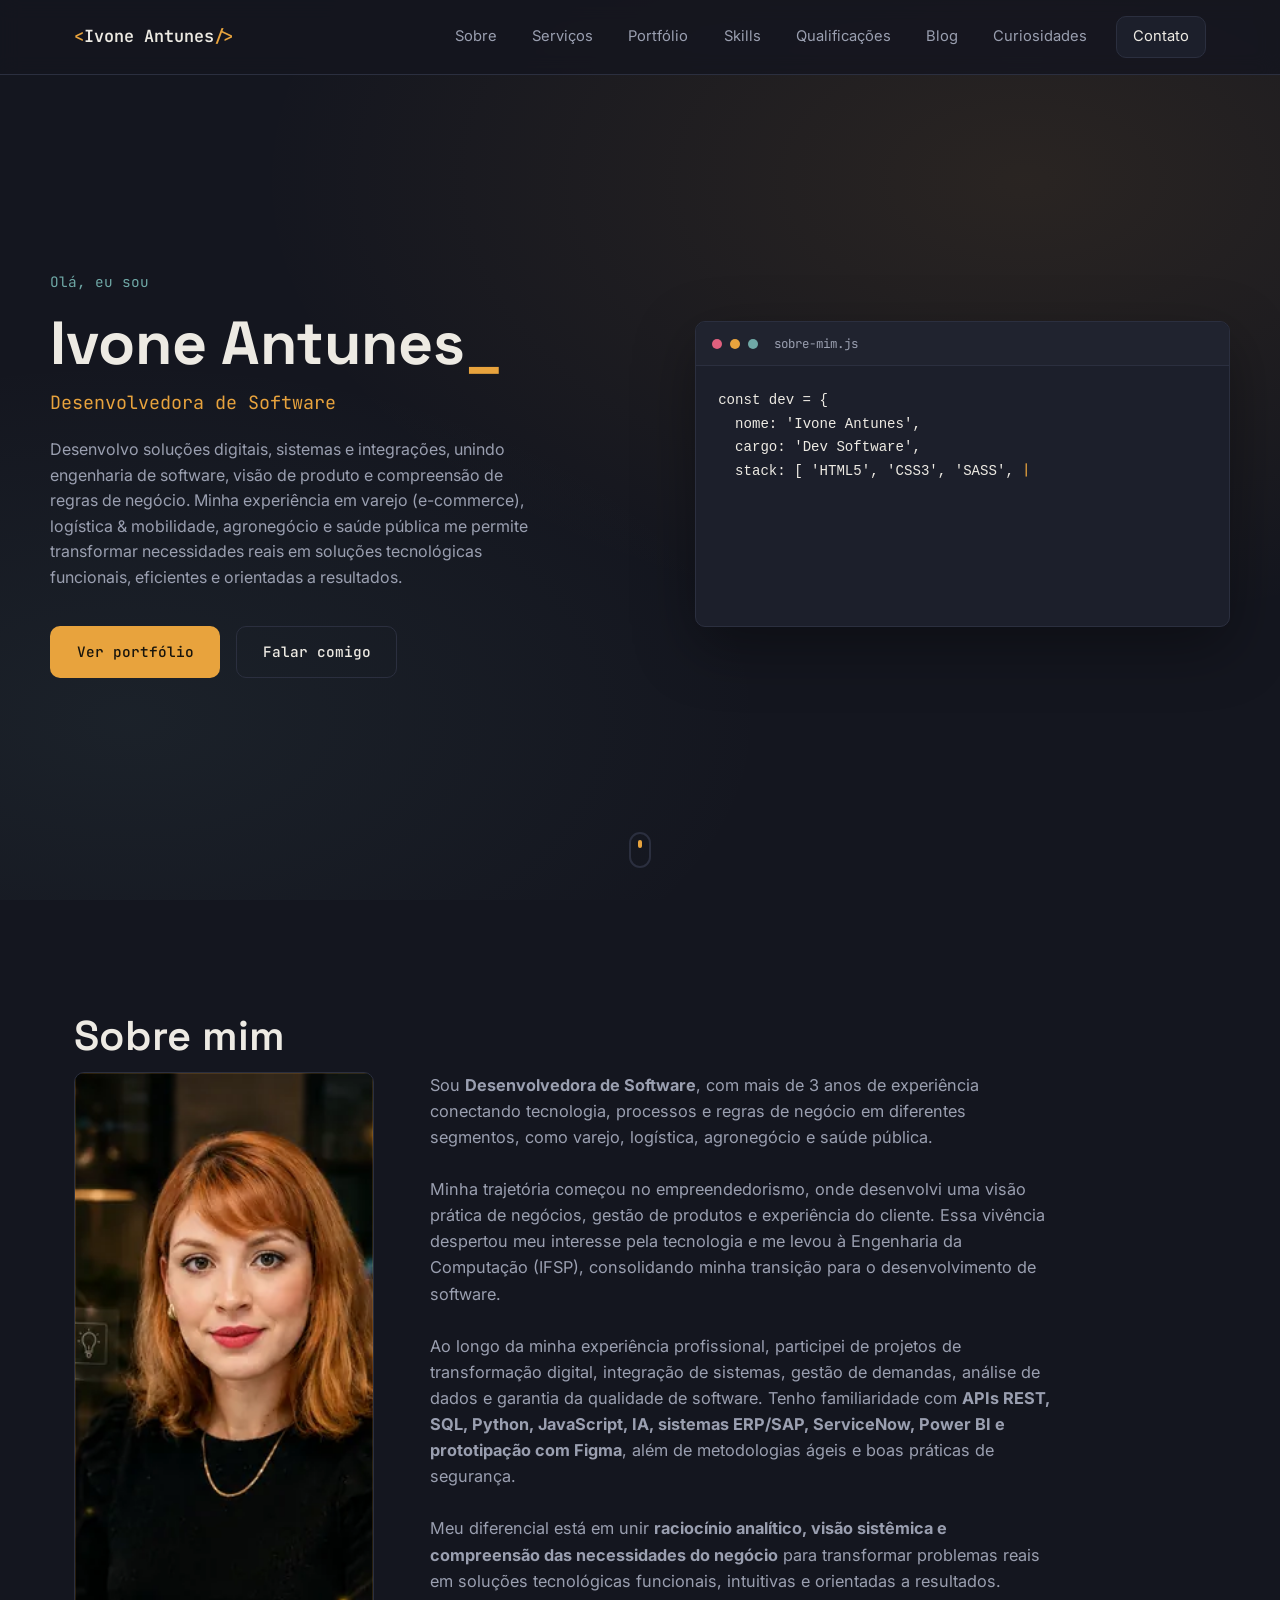
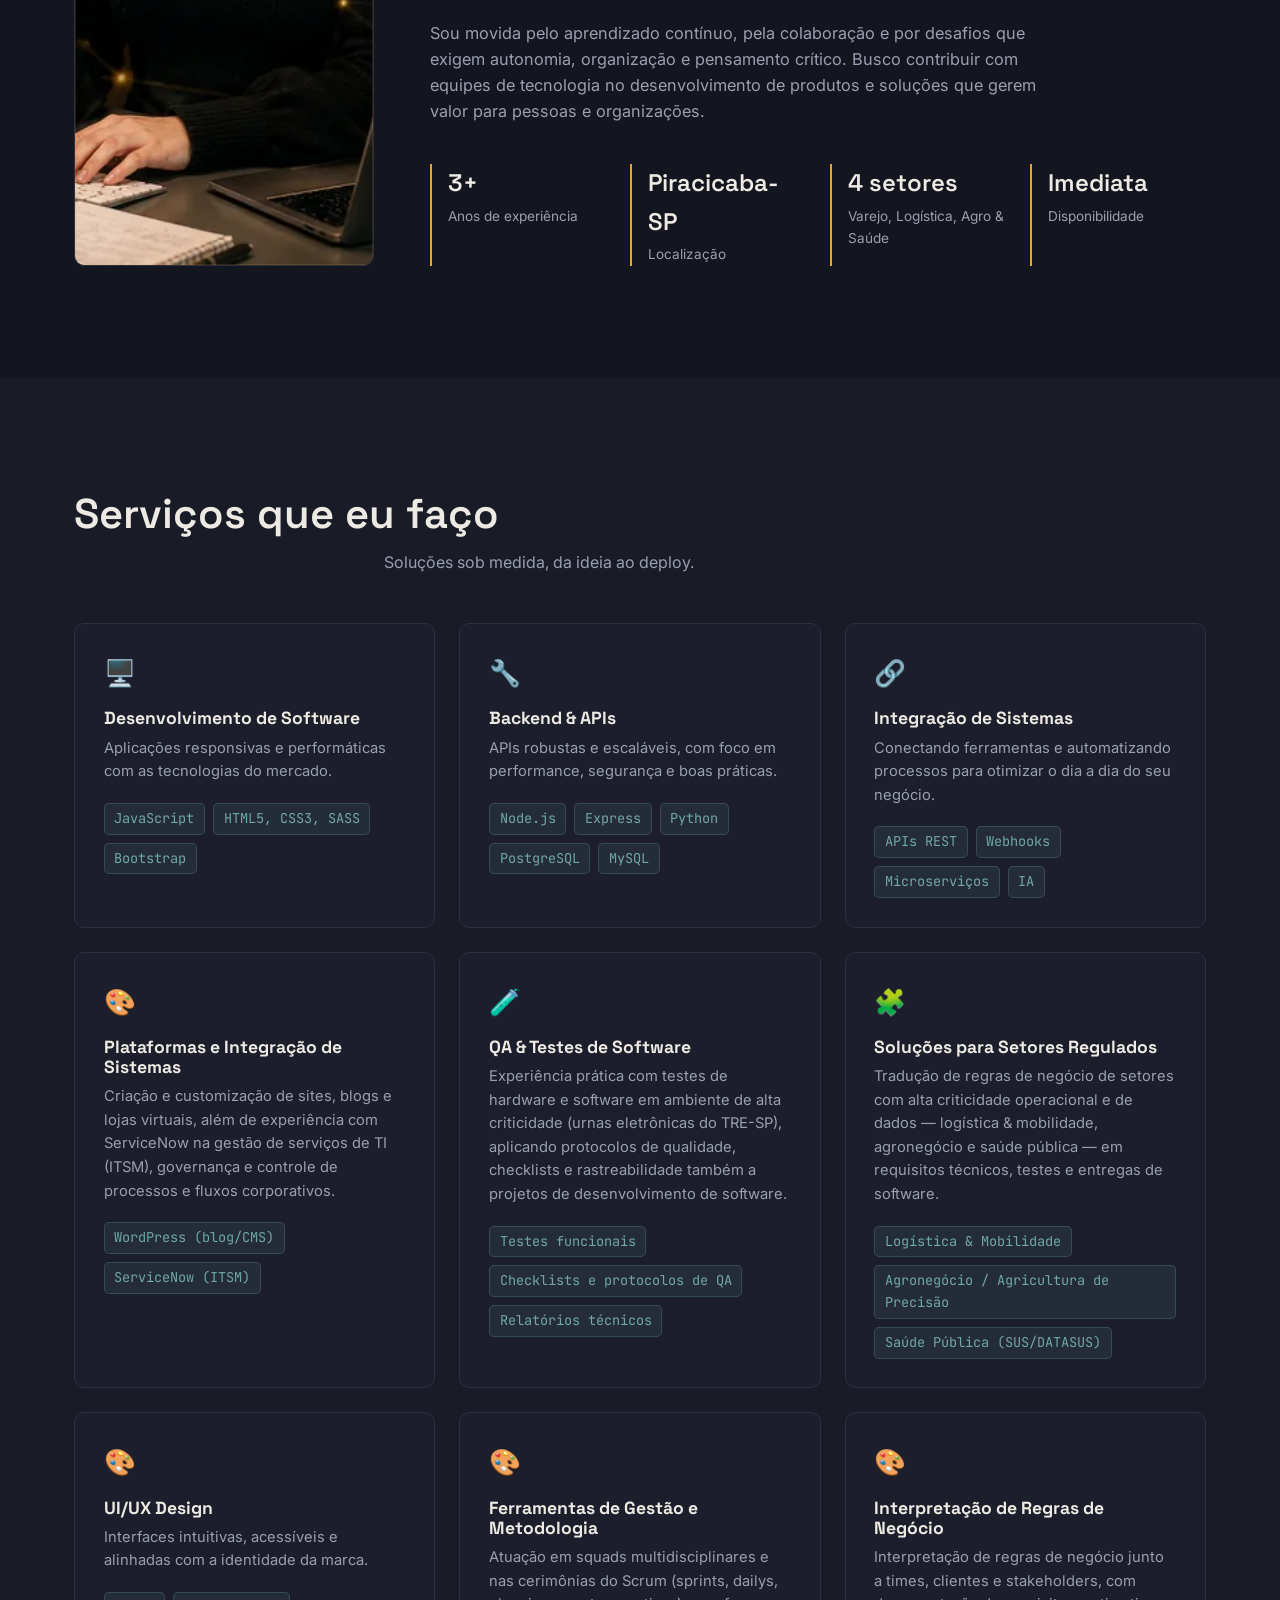
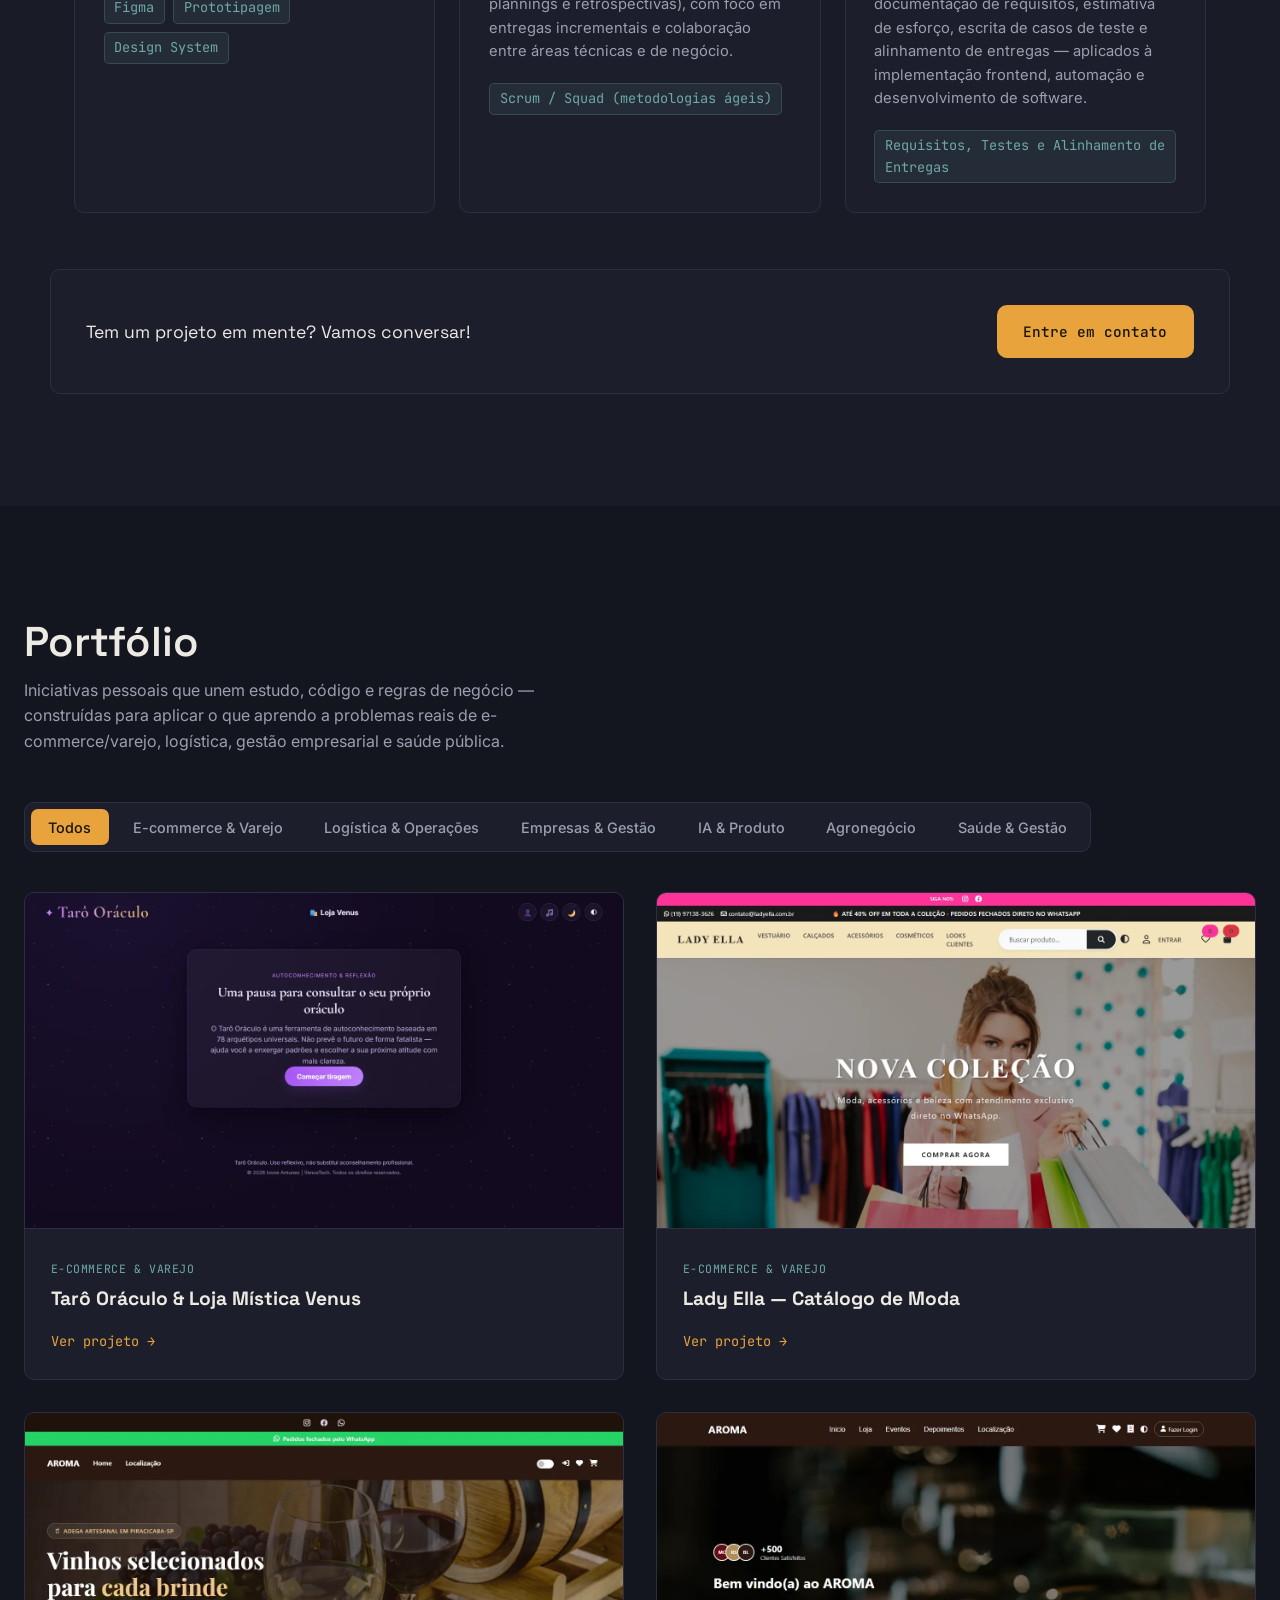
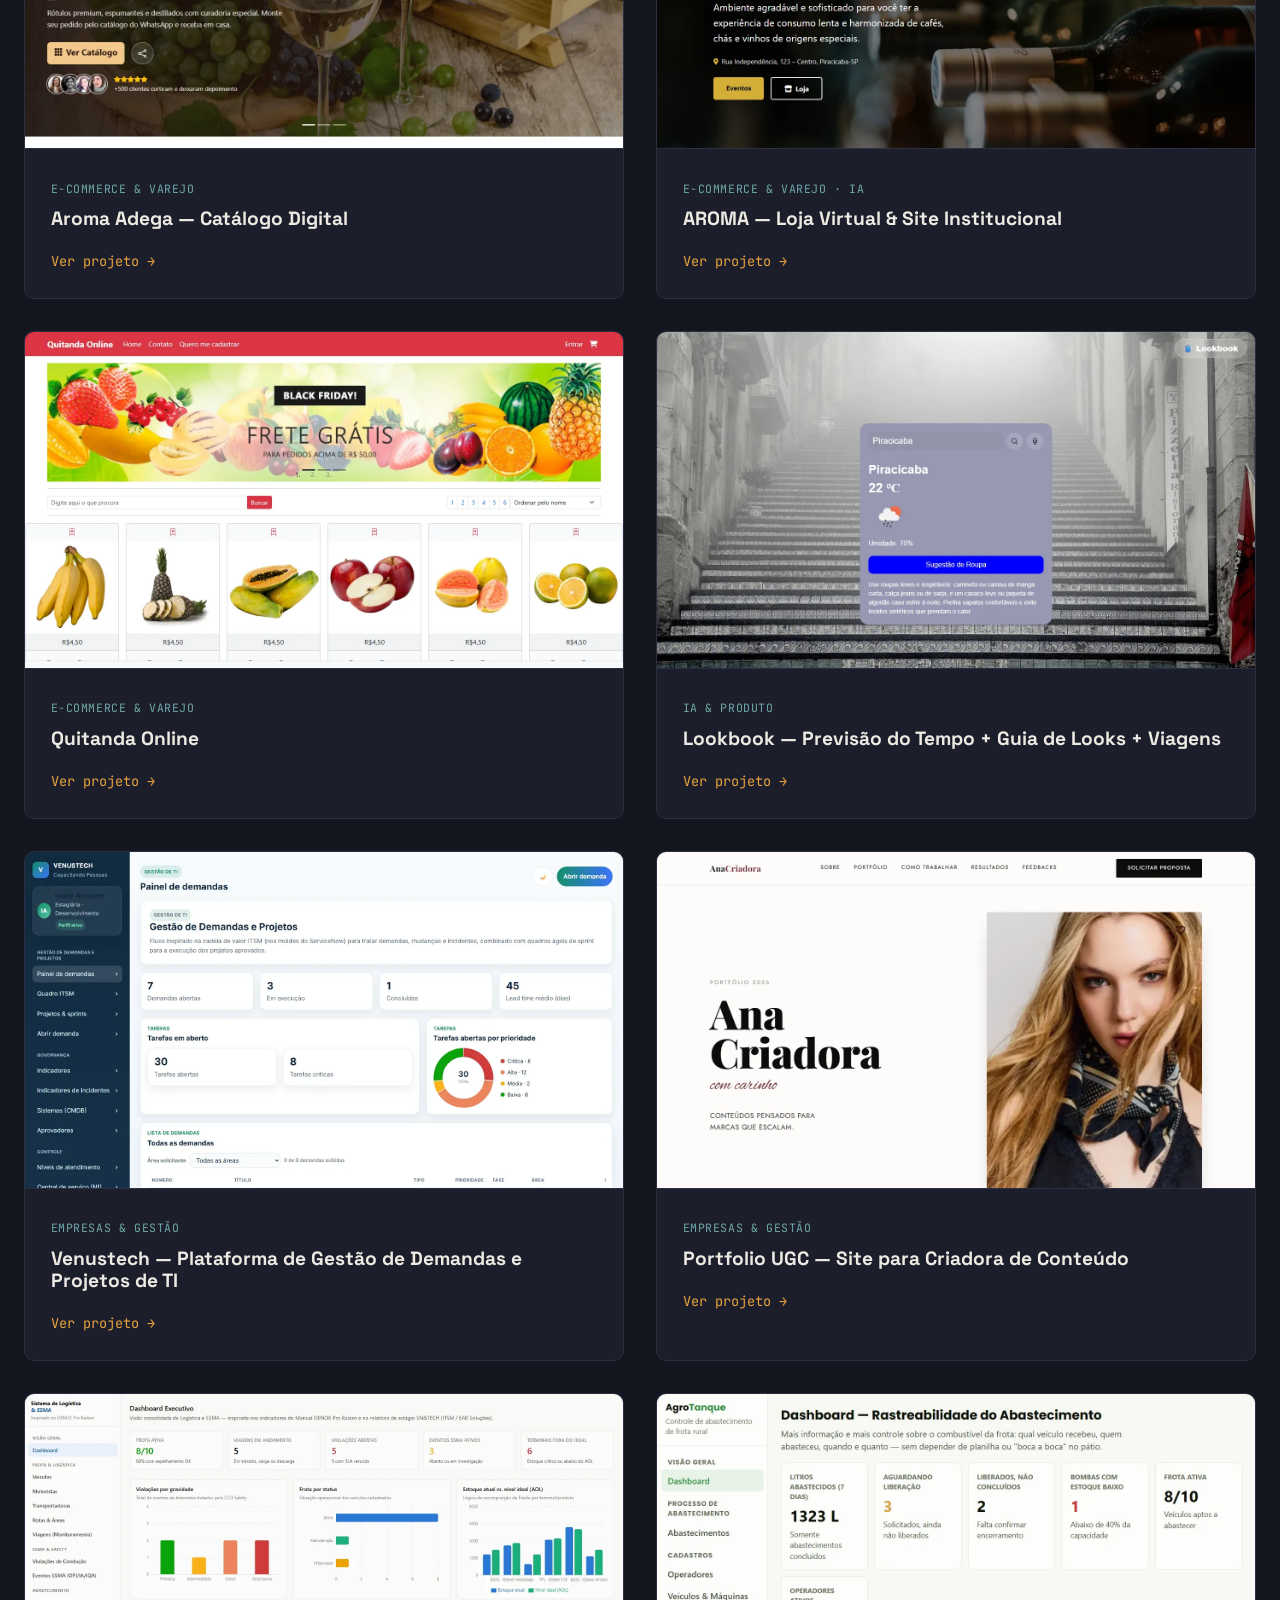
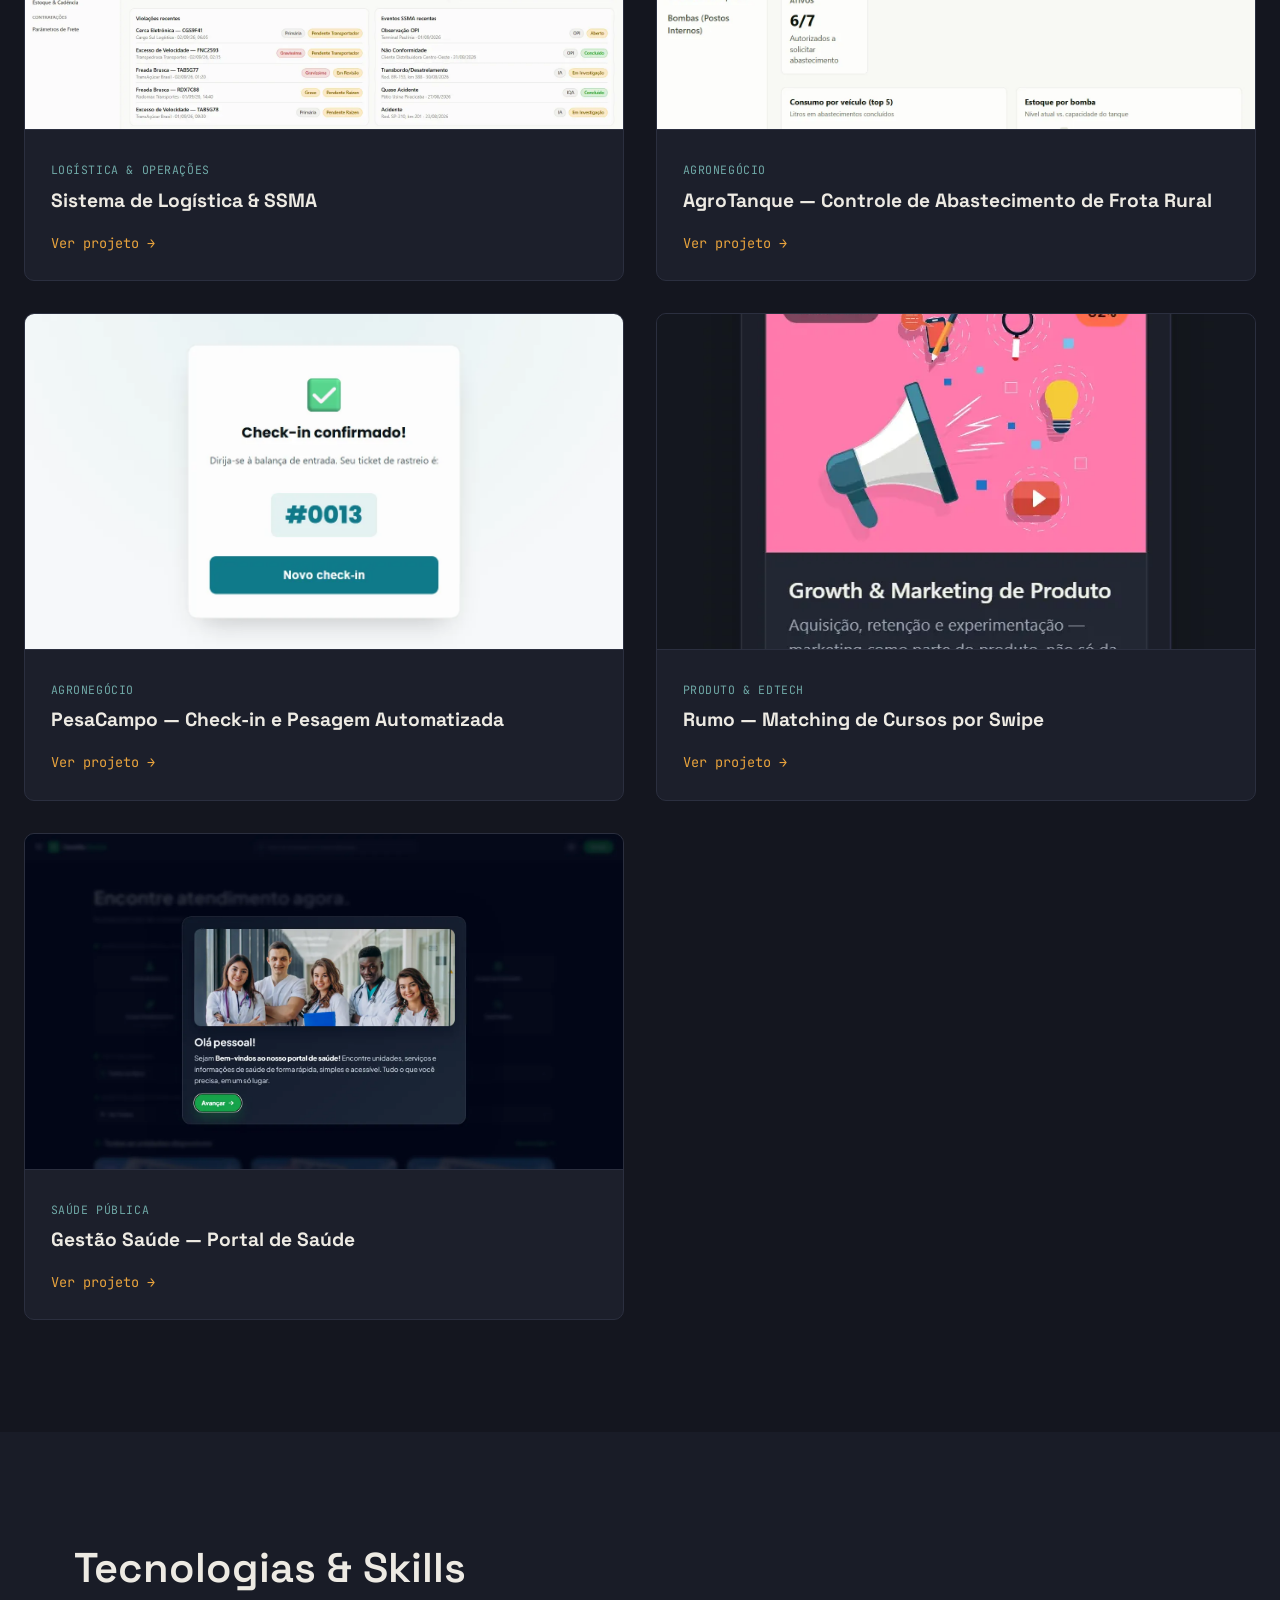
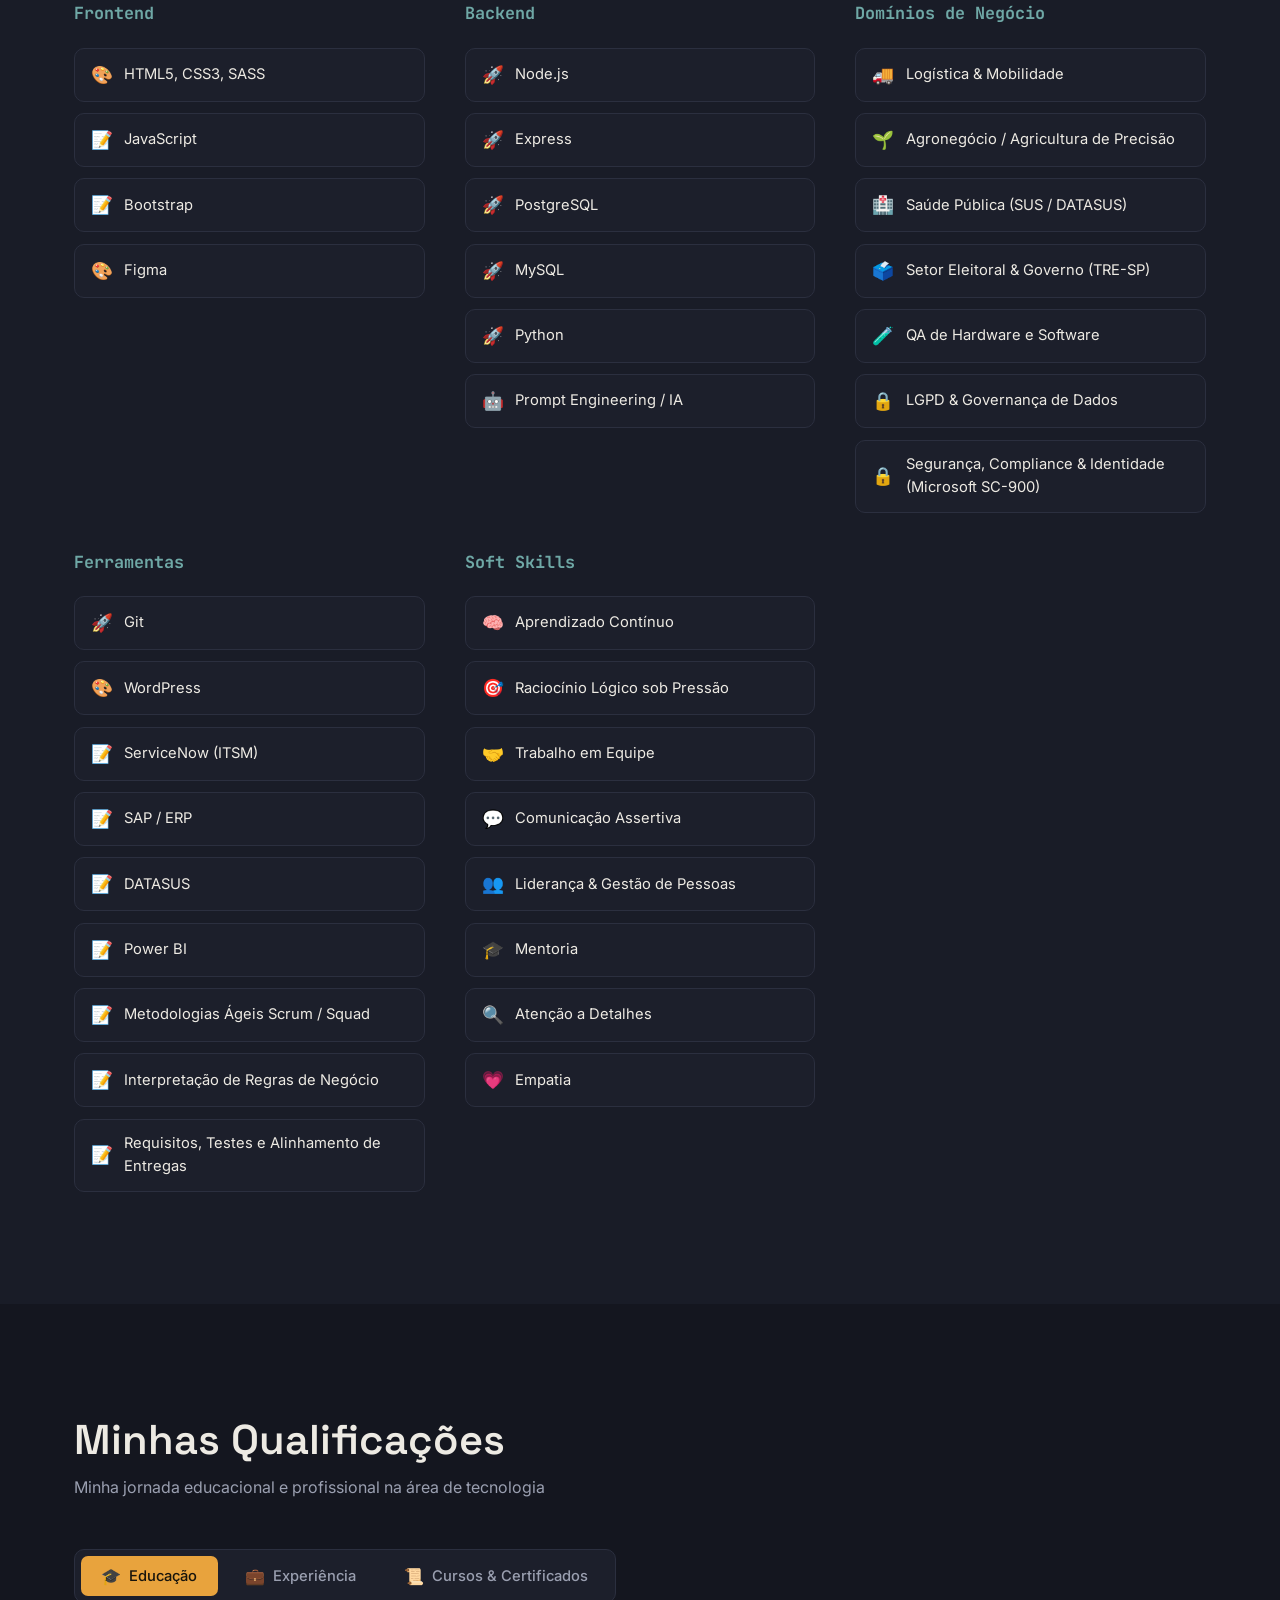
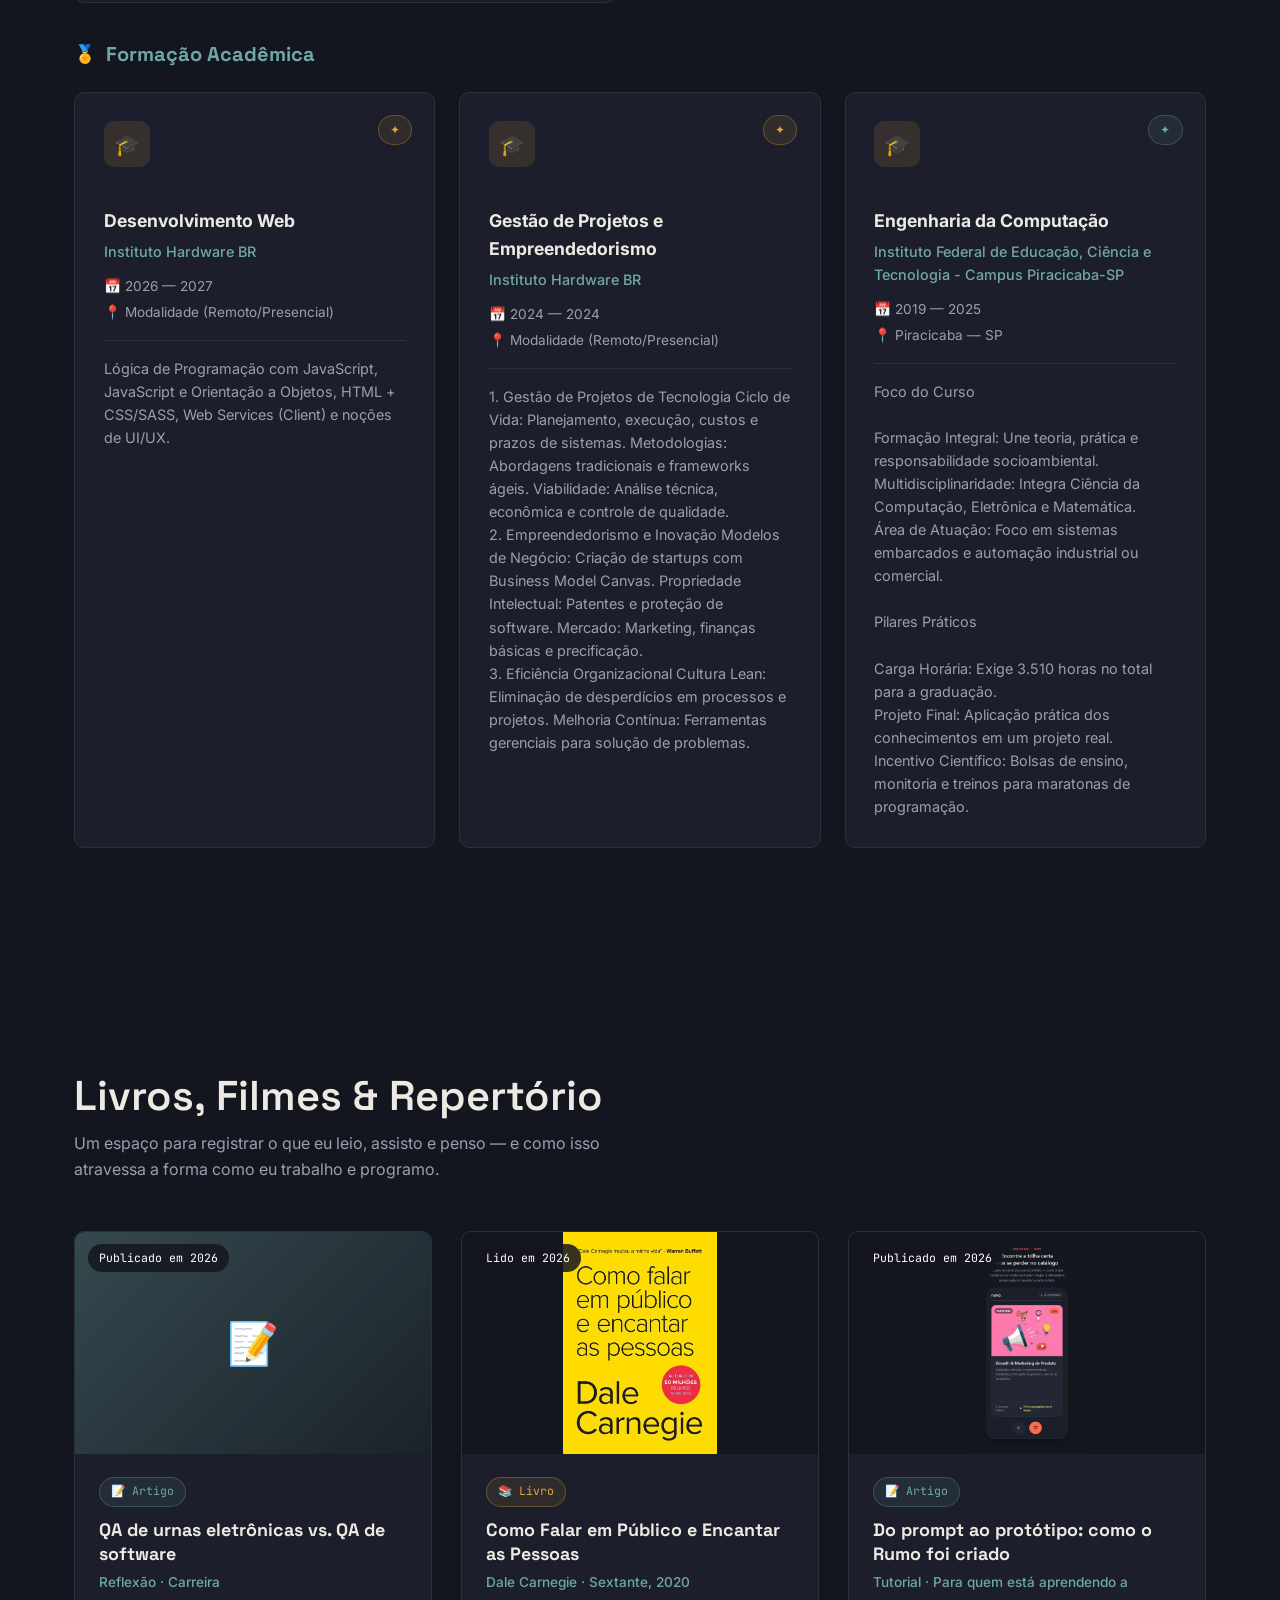
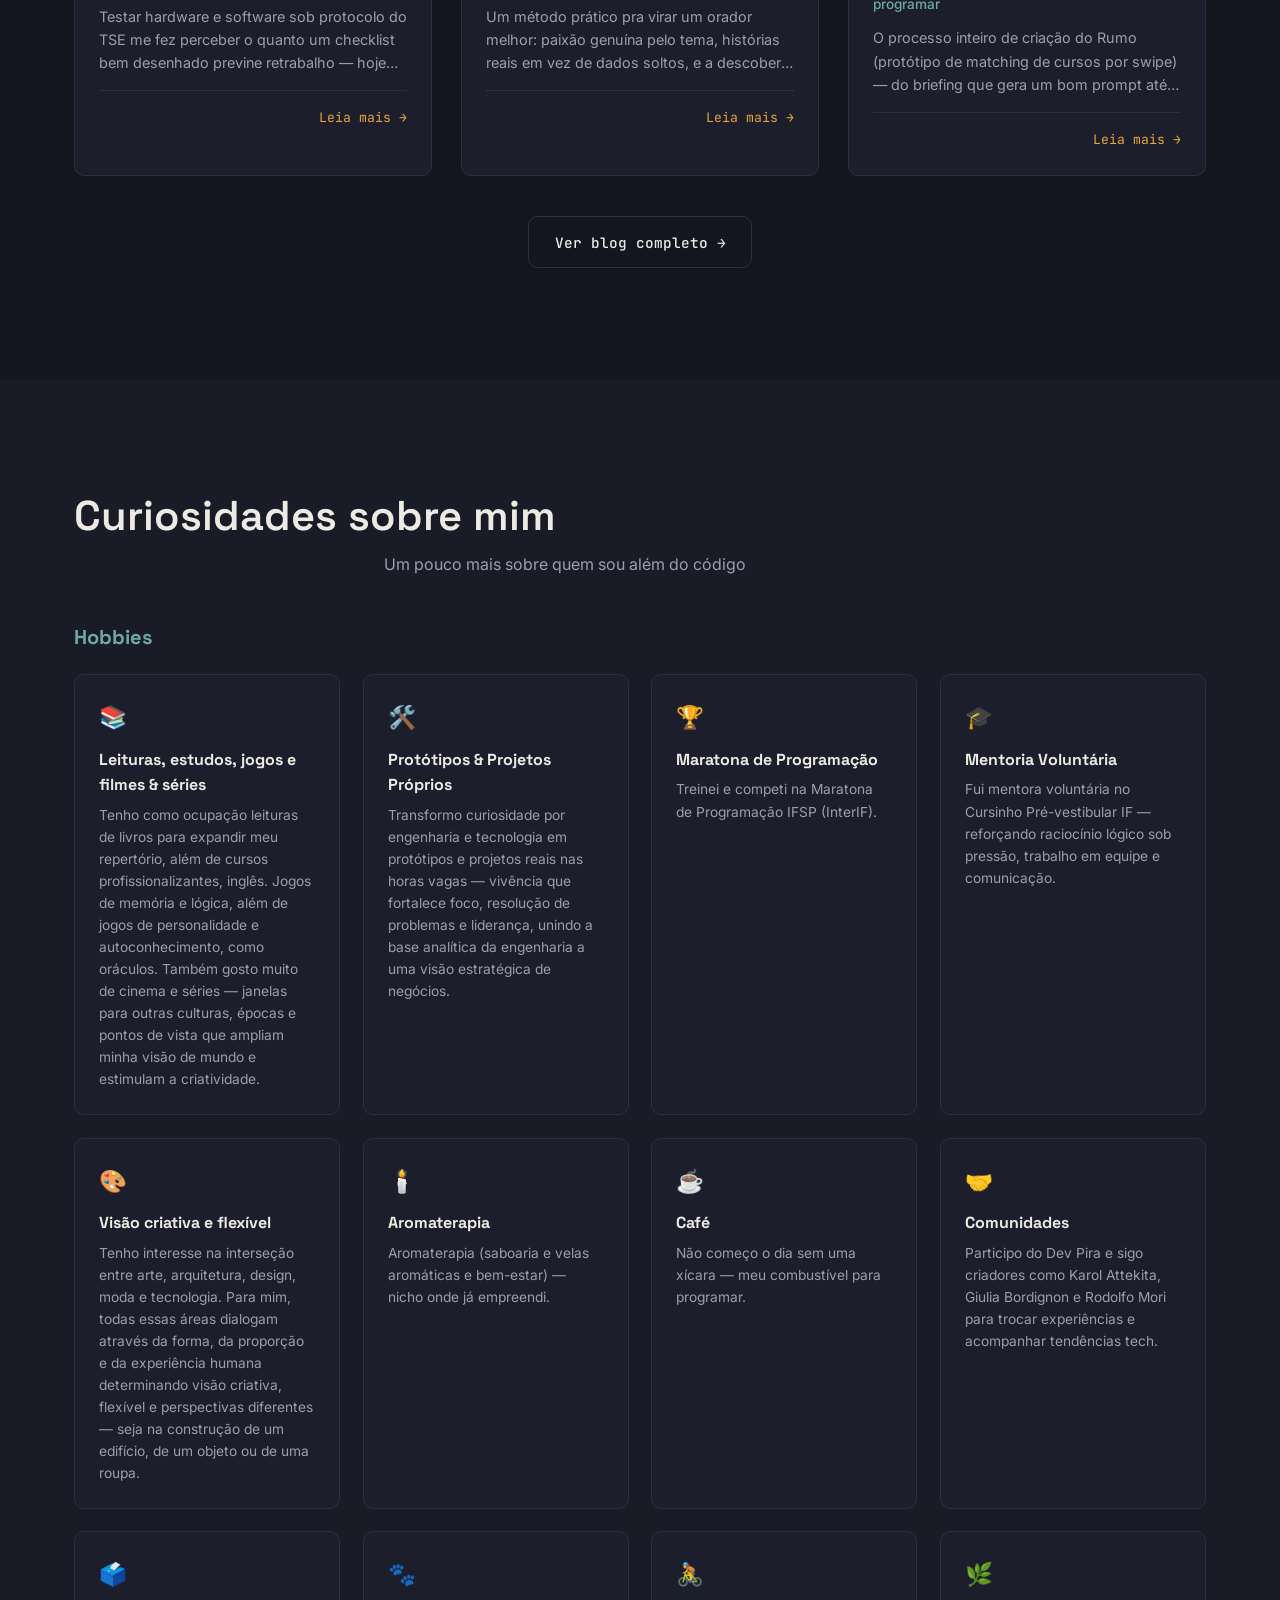
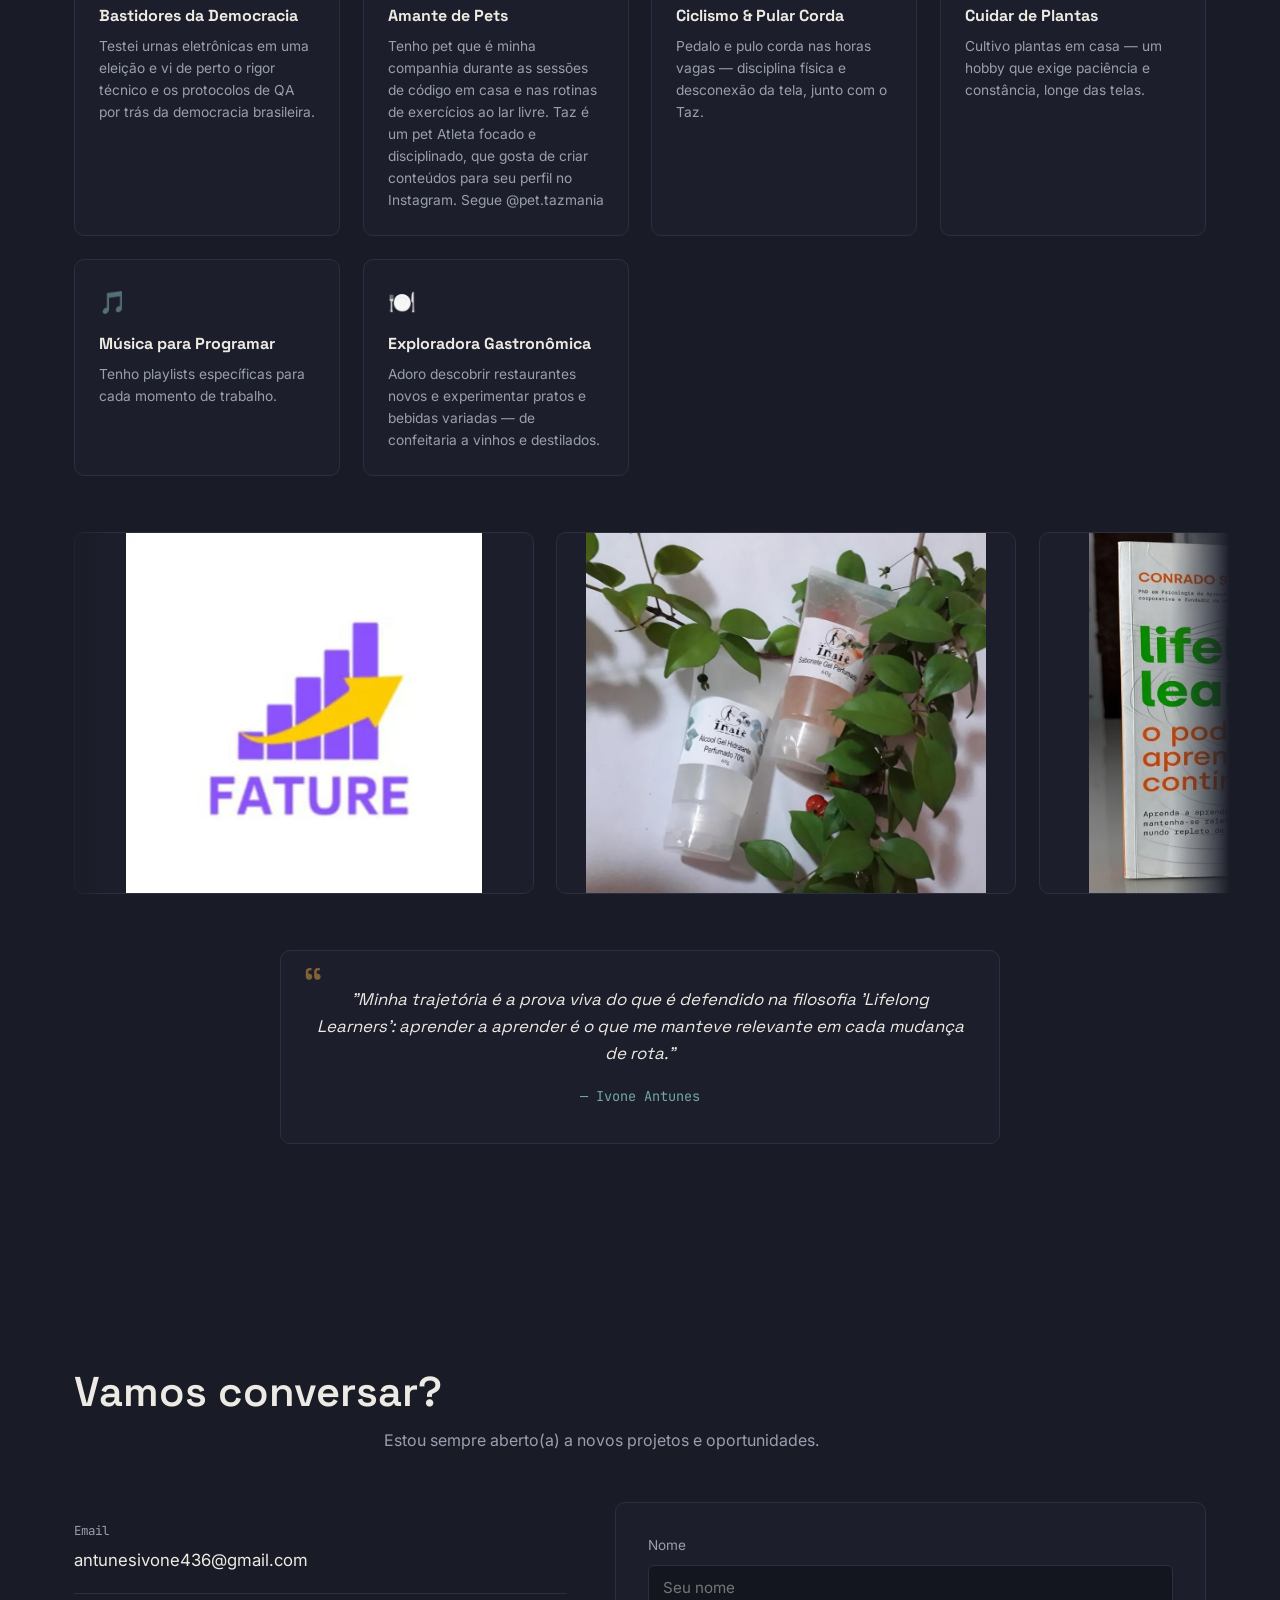
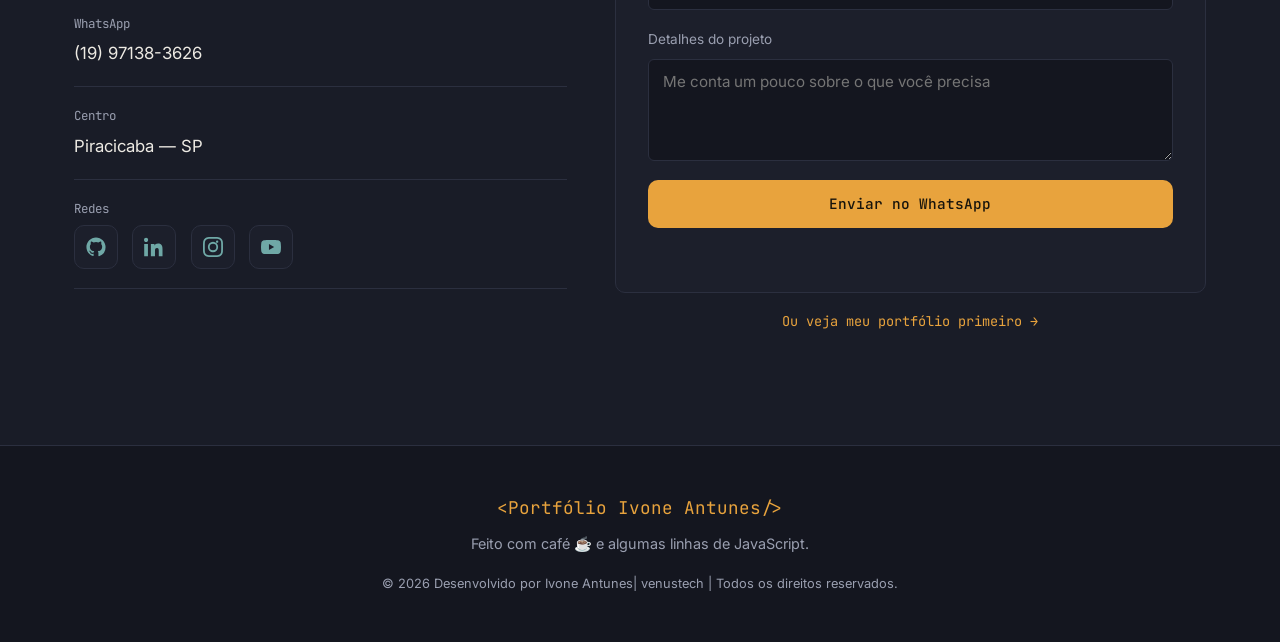
<file: index.html>
<!DOCTYPE html>
<html lang="pt-BR">
<head>
<meta charset="UTF-8">
<meta name="viewport" content="width=device-width, initial-scale=1.0">
<title>Ivone Antunes — Desenvolvedora de Software | Portfólio</title>
<meta name="description" content="Ivone Antunes, desenvolvedora de software em varejo (e-commerce), logística &amp; mobilidade, agronegócio e saúde pública. Projetos reais, artigos sobre IA generativa e blog com resenhas de carreira.">
<link rel="canonical" href="https://antunesivone.github.io/ivoneantunes/index.html">
<link rel="icon" href="data:image/svg+xml,%3Csvg xmlns='http://www.w3.org/2000/svg' viewBox='0 0 64 64'%3E%3Crect width='64' height='64' rx='16' fill='%2314161f'/%3E%3Ctext x='32' y='44' font-family='Georgia,serif' font-size='34' font-weight='700' fill='%23e8a33d' text-anchor='middle'%3EI%3C/text%3E%3C/svg%3E">

<meta property="og:type" content="website">
<meta property="og:locale" content="pt_BR">
<meta property="og:site_name" content="Ivone Antunes">
<meta property="og:title" content="Ivone Antunes — Desenvolvedora de Software">
<meta property="og:description" content="Portfólio com projetos reais em varejo, logística, agronegócio e saúde pública, além de artigos sobre IA generativa e blog pessoal.">
<meta property="og:url" content="https://antunesivone.github.io/ivoneantunes/index.html">
<meta property="og:image" content="https://antunesivone.github.io/ivoneantunes/img/eudev.webp">
<meta name="twitter:card" content="summary_large_image">
<meta name="twitter:title" content="Ivone Antunes — Desenvolvedora de Software">
<meta name="twitter:description" content="Portfólio com projetos reais em varejo, logística, agronegócio e saúde pública, além de artigos sobre IA generativa e blog pessoal.">
<meta name="twitter:image" content="https://antunesivone.github.io/ivoneantunes/img/eudev.webp">

<script type="application/ld+json">
{
  "@context": "https://schema.org",
  "@type": "Person",
  "name": "Ivone Antunes",
  "url": "https://antunesivone.github.io/ivoneantunes/index.html",
  "image": "https://antunesivone.github.io/ivoneantunes/img/eudev.webp",
  "jobTitle": "Desenvolvedora de Software",
  "sameAs": [
    "https://www.linkedin.com/in/ivone-antunes-8318b2289/",
    "https://github.com/antunesivone",
    "https://www.instagram.com/antunesivonee/",
    "https://www.youtube.com/@IvoneAntunes-f1v"
  ],
  "knowsAbout": ["Varejo", "E-commerce", "Logística", "Agronegócio", "Saúde Pública", "Inteligência Artificial Generativa", "Prompt Engineering"]
}
</script>

<link rel="preconnect" href="https://fonts.googleapis.com">
<link rel="preconnect" href="https://fonts.gstatic.com" crossorigin>
<link href="https://fonts.googleapis.com/css2?family=Space+Grotesk:wght@400;500;600;700&family=Inter:wght@400;500;600&family=JetBrains+Mono:wght@400;500;600&display=swap" rel="stylesheet">

<link rel="stylesheet" href="style.css">
</head>
<body>

<!-- ================= NAV ================= -->
<header class="nav" id="nav">
  <div class="nav__inner">
    <a href="#top" class="nav__brand">
      <span class="nav__brand-bracket">&lt;</span>Ivone Antunes<span class="nav__brand-bracket">/&gt;</span>
    </a>

    <nav class="nav__links" id="navLinks">
      <a href="#about" class="nav__link"><span class="nav__num"></span>Sobre</a>
      <a href="#services" class="nav__link"><span class="nav__num"></span>Serviços</a>
      <a href="#projects" class="nav__link"><span class="nav__num"></span>Portfólio</a>
      <a href="#skills" class="nav__link"><span class="nav__num"></span>Skills</a>
      <a href="#qualifications" class="nav__link"><span class="nav__num"></span>Qualificações</a>
      <a href="blog.html" class="nav__link"><span class="nav__num"></span>Blog</a>
      <a href="#fun-facts" class="nav__link"><span class="nav__num"></span>Curiosidades</a>
      <a href="#contact" class="nav__link nav__link--cta">Contato</a>
    </nav>

    <button class="nav__toggle" id="navToggle" aria-label="Abrir menu" aria-expanded="false">
      <span></span><span></span><span></span>
    </button>
  </div>
</header>

<main id="top">

  <!-- ================= HERO ================= -->
  <section class="hero" id="hero">
    <div class="hero__inner">
      <div class="hero__text">
        <p class="eyebrow">Olá, eu sou</p>
        <h1 class="hero__title">Ivone Antunes<span class="hero__cursor">_</span></h1>
        <p class="hero__role">Desenvolvedora de Software</p>
        <p class="hero__desc">
          Desenvolvo soluções digitais, sistemas e integrações, unindo engenharia de software, visão de produto e
          compreensão de regras de negócio. Minha experiência em varejo (e-commerce), logística &amp; mobilidade,
          agronegócio e saúde pública me permite transformar necessidades reais em soluções tecnológicas
          funcionais, eficientes e orientadas a resultados.
        </p>
        <div class="hero__cta">
          <a href="#projects" class="btn btn--primary">Ver portfólio</a>
          <a href="#contact" class="btn btn--ghost">Falar comigo</a>
        </div>
      </div>

      <div class="hero__terminal" aria-hidden="true">
        <div class="terminal">
          <div class="terminal__bar">
            <span class="dot dot--red"></span>
            <span class="dot dot--yellow"></span>
            <span class="dot dot--green"></span>
            <span class="terminal__title">sobre-mim.js</span>
          </div>
          <pre class="terminal__body"><code id="typedCode"></code><span class="terminal__blink">|</span></pre>
        </div>
      </div>
    </div>
    <a href="#about" class="scroll-hint" aria-label="Rolar para baixo">
      <span></span>
    </a>
  </section>

  <!-- ================= ABOUT ================= -->
  <section class="section" id="about">
    <h2 class="section__title">Sobre mim</h2>

    <div class="about__grid">
      <div class="about__photo">
        <div class="about__photo-frame">
          <img loading="lazy" decoding="async" src="img/eudev.webp" alt="Foto sobre perfil">
        </div>
      </div>

      <div class="about__content">
        <p class="about__bio">
        Sou <strong>Desenvolvedora de Software</strong>, com mais de 3 anos de experiência conectando tecnologia,
        processos e regras de negócio em diferentes segmentos, como varejo, logística, agronegócio e saúde pública.

        <br><br>Minha trajetória começou no empreendedorismo, onde desenvolvi uma visão prática de negócios, gestão
        de produtos e experiência do cliente. Essa vivência despertou meu interesse pela tecnologia e me levou à
        Engenharia da Computação (IFSP), consolidando minha transição para o desenvolvimento de software.

        <br><br>Ao longo da minha experiência profissional, participei de projetos de transformação digital,
        integração de sistemas, gestão de demandas, análise de dados e garantia da qualidade de software. Tenho
        familiaridade com <strong>APIs REST, SQL, Python, JavaScript, IA, sistemas ERP/SAP, ServiceNow, Power BI e
        prototipação com Figma</strong>, além de metodologias ágeis e boas práticas de segurança.

        <br><br>Meu diferencial está em unir <strong>raciocínio analítico, visão sistêmica e compreensão das
        necessidades do negócio</strong> para transformar problemas reais em soluções tecnológicas funcionais,
        intuitivas e orientadas a resultados.

        <br><br>Sou movida pelo aprendizado contínuo, pela colaboração e por desafios que exigem autonomia,
        organização e pensamento crítico. Busco contribuir com equipes de tecnologia no desenvolvimento de produtos
        e soluções que gerem valor para pessoas e organizações.
        </p>

        <div class="about__stats">
          <div class="stat">
            <span class="stat__value">3+</span>
            <span class="stat__label">Anos de experiência</span>
          </div>
          <div class="stat">
            <span class="stat__value">Piracicaba-SP</span>
            <span class="stat__label">Localização</span>
          </div>
          <div class="stat">
            <span class="stat__value">4 setores</span>
            <span class="stat__label">Varejo, Logística, Agro & Saúde</span>
          </div>
          <div class="stat">
            <span class="stat__value">Imediata</span>
            <span class="stat__label">Disponibilidade</span>
          </div>
        </div>
      </div>
    </div>
  </section>

  <!-- ================= SERVICES ================= -->
  <section class="section section--alt" id="services">
    <h2 class="section__title">Serviços que eu faço</h2>
    <p class="section__subtitle">Soluções sob medida, da ideia ao deploy.</p>

    <div class="cards-grid">
      <article class="card">
        <span class="card__icon">🖥️</span>
        <h3 class="card__title">Desenvolvimento de Software</h3>
        <p class="card__desc">Aplicações responsivas e performáticas com as tecnologias do mercado.</p>
        <ul class="tag-list">
          <li>JavaScript</li><li>HTML5, CSS3, SASS</li><li>Bootstrap</li>
        </ul>
      </article>

      <article class="card">
        <span class="card__icon">🔧</span>
        <h3 class="card__title">Backend & APIs</h3>
        <p class="card__desc">APIs robustas e escaláveis, com foco em performance, segurança e boas práticas.</p>
        <ul class="tag-list">
          <li>Node.js</li><li>Express</li><li>Python</li><li>PostgreSQL</li><li>MySQL</li>
        </ul>
      </article>

      <article class="card">
        <span class="card__icon">🔗</span>
        <h3 class="card__title">Integração de Sistemas</h3>
        <p class="card__desc">Conectando ferramentas e automatizando processos para otimizar o dia a dia do seu negócio.</p>
        <ul class="tag-list">
          <li>APIs REST</li><li>Webhooks</li><li>Microserviços</li><li>IA</li>
        </ul>
      </article>
      <article class="card">
        <span class="card__icon">🎨</span>
        <h3 class="card__title">Plataformas e Integração de Sistemas</h3>
        <p class="card__desc">Criação e customização de sites, blogs e lojas virtuais, além de experiência com ServiceNow na gestão de serviços de TI (ITSM), governança e controle de processos e fluxos corporativos.</p>
        <ul class="tag-list">
          <li>WordPress (blog/CMS)</li>
          <li>ServiceNow (ITSM)</li>
        </ul>
      </article>
      <article class="card">
        <span class="card__icon">🧪</span>
        <h3 class="card__title">QA & Testes de Software</h3>
        <p class="card__desc">Experiência prática com testes de hardware e software em ambiente de alta criticidade (urnas eletrônicas do TRE-SP), aplicando protocolos de qualidade, checklists e rastreabilidade também a projetos de desenvolvimento de software.</p>
        <ul class="tag-list">
          <li>Testes funcionais</li><li>Checklists e protocolos de QA</li><li>Relatórios técnicos</li>
        </ul>
      </article>
      <article class="card">
        <span class="card__icon">🧩</span>
        <h3 class="card__title">Soluções para Setores Regulados</h3>
        <p class="card__desc">Tradução de regras de negócio de setores com alta criticidade operacional e de dados — logística & mobilidade, agronegócio e saúde pública — em requisitos técnicos, testes e entregas de software.</p>
        <ul class="tag-list">
          <li>Logística & Mobilidade</li><li>Agronegócio / Agricultura de Precisão</li><li>Saúde Pública (SUS/DATASUS)</li>
        </ul>
      </article>
      <article class="card">
        <span class="card__icon">🎨</span>
        <h3 class="card__title">UI/UX Design</h3>
        <p class="card__desc">Interfaces intuitivas, acessíveis e alinhadas com a identidade da marca.</p>
        <ul class="tag-list">
          <li>Figma</li><li>Prototipagem</li><li>Design System</li>
        </ul>
      </article>
       <article class="card">
        <span class="card__icon">🎨</span>
        <h3 class="card__title">Ferramentas de Gestão e Metodologia</h3>
        <p class="card__desc">Atuação em squads multidisciplinares e nas cerimônias do Scrum (sprints, dailys, plannings e retrospectivas), com foco em entregas incrementais e colaboração entre áreas técnicas e de negócio.</p>
        <ul class="tag-list">
          <li>Scrum / Squad (metodologias ágeis)</li>
        </ul>
      </article>
       </article>
       <article class="card">
        <span class="card__icon">🎨</span>
        <h3 class="card__title">Interpretação de Regras de Negócio</h3>
        <p class="card__desc">Interpretação de regras de negócio junto a times, clientes e stakeholders, com documentação de requisitos, estimativa de esforço, escrita de casos de teste e alinhamento de entregas — aplicados à implementação frontend, automação e desenvolvimento de software.</p>
        <ul class="tag-list">
          <li>Requisitos, Testes e Alinhamento de Entregas</li>
        </ul>
      </article>
    </div>

    <div class="cta-banner">
      <p>Tem um projeto em mente? Vamos conversar!</p>
      <a href="#contact" class="btn btn--primary">Entre em contato</a>
    </div>
  </section>

  <!-- ================= PROJECTS ================= -->
  <section class="section" id="projects">
    <h2 class="section__title">Portfólio</h2>
    <p class="section__subtitle">
      Iniciativas pessoais que unem estudo, código e regras de negócio — construídas para
      aplicar o que aprendo a problemas reais de e-commerce/varejo, logística, gestão
      empresarial e saúde pública.
    </p>

    <div class="project-filters" role="tablist">
      <button class="project-filter is-active" data-filter="all" role="tab" aria-selected="true">Todos</button>
      <button class="project-filter" data-filter="ecommerce" role="tab" aria-selected="false">E-commerce & Varejo</button>
      <button class="project-filter" data-filter="logistica" role="tab" aria-selected="false">Logística & Operações</button>
      <button class="project-filter" data-filter="empresas" role="tab" aria-selected="false">Empresas & Gestão</button>
      <button class="project-filter" data-filter="ia" role="tab" aria-selected="false">IA & Produto</button>
      <button class="project-filter" data-filter="agro" role="tab" aria-selected="false">Agronegócio</button>
      <button class="project-filter" data-filter="saude" role="tab" aria-selected="false">Saúde & Gestão</button>
    </div>

    <div class="projects-grid" id="projectsGrid"><!-- preenchido por script.js a partir de PROJETOS --></div>

  </section>

  <!-- ================= SKILLS ================= -->
  <section class="section section--alt" id="skills">
    <h2 class="section__title">Tecnologias & Skills</h2>

    <div class="skills-grid">
      <div class="skill-group">
        <h3 class="skill-group__title">Frontend</h3>
        <ul class="skill-chips">
          <li class="skill-chip"><span class="skill-chip__icon">🎨</span>HTML5, CSS3, SASS</li>
          <li class="skill-chip"><span class="skill-chip__icon">📝</span>JavaScript</li>
          <li class="skill-chip"><span class="skill-chip__icon">📝</span>Bootstrap</li>
          <li class="skill-chip"><span class="skill-chip__icon">🎨</span>Figma</li>
        </ul>
      </div>

      <div class="skill-group">
        <h3 class="skill-group__title">Backend</h3>
        <ul class="skill-chips">
          <li class="skill-chip"><span class="skill-chip__icon">🚀</span>Node.js</li>
          <li class="skill-chip"><span class="skill-chip__icon">🚀</span>Express</li>
          <li class="skill-chip"><span class="skill-chip__icon">🚀</span>PostgreSQL</li>
          <li class="skill-chip"><span class="skill-chip__icon">🚀</span>MySQL</li>
          <li class="skill-chip"><span class="skill-chip__icon">🚀</span>Python</li>
          <li class="skill-chip"><span class="skill-chip__icon">🤖</span>Prompt Engineering / IA</li>
        </ul>
      </div>

      <div class="skill-group">
        <h3 class="skill-group__title">Domínios de Negócio</h3>
        <ul class="skill-chips">
          <li class="skill-chip"><span class="skill-chip__icon">🚚</span>Logística & Mobilidade</li>
          <li class="skill-chip"><span class="skill-chip__icon">🌱</span>Agronegócio / Agricultura de Precisão</li>
          <li class="skill-chip"><span class="skill-chip__icon">🏥</span>Saúde Pública (SUS / DATASUS)</li>
          <li class="skill-chip"><span class="skill-chip__icon">🗳️</span>Setor Eleitoral & Governo (TRE-SP)</li>
          <li class="skill-chip"><span class="skill-chip__icon">🧪</span>QA de Hardware e Software</li>
          <li class="skill-chip"><span class="skill-chip__icon">🔒</span>LGPD & Governança de Dados</li>
          <li class="skill-chip"><span class="skill-chip__icon">🔒</span>Segurança, Compliance & Identidade (Microsoft SC-900)</li>
        </ul>
      </div>

      <div class="skill-group">
        <h3 class="skill-group__title">Ferramentas</h3>
        <ul class="skill-chips">
          <li class="skill-chip"><span class="skill-chip__icon">🚀</span>Git</li>
          <li class="skill-chip"><span class="skill-chip__icon">🎨</span>WordPress</li>
          <li class="skill-chip"><span class="skill-chip__icon">📝</span>ServiceNow (ITSM)</li>
          <li class="skill-chip"><span class="skill-chip__icon">📝</span>SAP / ERP</li>
          <li class="skill-chip"><span class="skill-chip__icon">📝</span>DATASUS</li>
          <li class="skill-chip"><span class="skill-chip__icon">📝</span>Power BI</li>
          <li class="skill-chip"><span class="skill-chip__icon">📝</span>Metodologias Ágeis Scrum / Squad</li>
          <li class="skill-chip"><span class="skill-chip__icon">📝</span>Interpretação de Regras de Negócio</li>
          <li class="skill-chip"><span class="skill-chip__icon">📝</span>Requisitos, Testes e Alinhamento de Entregas</li>
        </ul>
      </div>

      <div class="skill-group">
        <h3 class="skill-group__title">Soft Skills</h3>
        <ul class="skill-chips">
          <li class="skill-chip"><span class="skill-chip__icon">🧠</span>Aprendizado Contínuo</li>
          <li class="skill-chip"><span class="skill-chip__icon">🎯</span>Raciocínio Lógico sob Pressão</li>
          <li class="skill-chip"><span class="skill-chip__icon">🤝</span>Trabalho em Equipe</li>
          <li class="skill-chip"><span class="skill-chip__icon">💬</span>Comunicação Assertiva</li>
          <li class="skill-chip"><span class="skill-chip__icon">👥</span>Liderança & Gestão de Pessoas</li>
          <li class="skill-chip"><span class="skill-chip__icon">🎓</span>Mentoria</li>
          <li class="skill-chip"><span class="skill-chip__icon">🔍</span>Atenção a Detalhes</li>
          <li class="skill-chip"><span class="skill-chip__icon">💗</span>Empatia</li>
        </ul>
      </div>
    </div>
  </section>

  <!-- ================= QUALIFICAÇÕES ================= -->
  <section class="section" id="qualifications">
    <h2 class="section__title">Minhas Qualificações</h2>
    <p class="section__subtitle">Minha jornada educacional e profissional na área de tecnologia</p>

    <div class="quali-tabs" role="tablist">
      <button class="quali-tab is-active" data-tab="education" role="tab" aria-selected="true">
        <span class="quali-tab__icon">🎓</span>Educação
      </button>
      <button class="quali-tab" data-tab="experience" role="tab" aria-selected="false">
        <span class="quali-tab__icon">💼</span>Experiência
      </button>
      <button class="quali-tab" data-tab="courses" role="tab" aria-selected="false">
        <span class="quali-tab__icon">📜</span>Cursos & Certificados
      </button>
    </div>

    <!-- Painel: Educação -->
    <div class="quali-panel is-active" data-panel="education">
      <h3 class="quali-panel__title"><span class="quali-panel__icon">🏅</span>Formação Acadêmica</h3>

      <div class="quali-grid">
        <article class="quali-card">
          <span class="quali-card__badge quali-card__badge--progress">✦</span>
          <span class="quali-card__icon">🎓</span>
          <h4 class="quali-card__title">Desenvolvimento Web</h4>
          <p class="quali-card__place">Instituto Hardware BR</p>
          <p class="quali-card__meta">📅 2026 — 2027</p>
          <p class="quali-card__meta">📍 Modalidade (Remoto/Presencial)</p>
          <p class="quali-card__desc">Lógica de Programação com JavaScript, JavaScript e Orientação a Objetos, HTML + CSS/SASS, Web Services (Client) e noções de UI/UX.</p>
        </article>

        <article class="quali-card">
          <span class="quali-card__badge quali-card__badge--progress">✦</span>
          <span class="quali-card__icon">🎓</span>
          <h4 class="quali-card__title">Gestão de Projetos e Empreendedorismo</h4>
          <p class="quali-card__place">Instituto Hardware BR</p>
          <p class="quali-card__meta">📅 2024 — 2024</p>
          <p class="quali-card__meta">📍 Modalidade (Remoto/Presencial)</p>
          <p class="quali-card__desc">
          1. Gestão de Projetos de Tecnologia

          Ciclo de Vida: Planejamento, execução, custos e prazos de sistemas.
          Metodologias: Abordagens tradicionais e frameworks ágeis.
          Viabilidade: Análise técnica, econômica e controle de qualidade.
          <br>
          2. Empreendedorismo e Inovação

          Modelos de Negócio: Criação de startups com Business Model Canvas.
          Propriedade Intelectual: Patentes e proteção de software.
          Mercado: Marketing, finanças básicas e precificação.
          <br>
          3. Eficiência Organizacional

          Cultura Lean: Eliminação de desperdícios em processos e projetos.
          Melhoria Contínua: Ferramentas gerenciais para solução de problemas.

          </p>
        </article>

        <article class="quali-card">
          <span class="quali-card__badge quali-card__badge--done">✦</span>
          <span class="quali-card__icon">🎓</span>
          <h4 class="quali-card__title">Engenharia da Computação</h4>
          <p class="quali-card__place">Instituto Federal de Educação, Ciência e Tecnologia - Campus Piracicaba-SP</p>
          <p class="quali-card__meta">📅 2019 — 2025</p>
          <p class="quali-card__meta">📍 Piracicaba — SP</p>
          <p class="quali-card__desc">Foco do Curso<br><br>Formação Integral: Une teoria, prática e responsabilidade socioambiental.<br>Multidisciplinaridade: Integra Ciência da Computação, Eletrônica e Matemática.<br> Área de Atuação: Foco em sistemas embarcados e automação industrial ou comercial.<br><br> Pilares Práticos<br><br> Carga Horária: Exige 3.510 horas no total para a graduação. <br>Projeto Final: Aplicação prática dos conhecimentos em um projeto real. <br>Incentivo Científico: Bolsas de ensino, monitoria e treinos para maratonas de programação.</p>
        </article>
      </div>
    </div>

    <!-- Painel: Experiência -->
    <div class="quali-panel" data-panel="experience">
      <h3 class="quali-panel__title"><span class="quali-panel__icon">💼</span>Experiência Profissional</h3>

      <div class="quali-list">
        <article class="quali-card">
          <span class="quali-card__badge quali-card__badge--done">✓ Concluído</span>
          <span class="quali-card__icon">🗳️</span>
          <h4 class="quali-card__title">Assistente Eleitoral | QA de Urnas Eletrônicas</h4>
          <h3 class="quali-card__title">Função Eleitoral</h3>
          <p class="quali-card__place">Tribunal Regional Eleitoral de São Paulo — Cartório Eleitoral de Piracicaba-SP</p>
          <p class="quali-card__meta">📅 2026 (Eleições Gerais)</p>
          <p class="quali-card__meta">📍 Piracicaba — SP</p>
          <p class="quali-card__desc">
            Atuei como Assistente Eleitoral junto ao Cartório Eleitoral de Piracicaba-SP (TRE-SP), dando suporte
            técnico e operacional ao processo eleitoral, com foco em garantia de qualidade (QA) de hardware e
            software das urnas eletrônicas e na gestão de equipes e processos em um ambiente de alta criticidade,
            prazo rígido e zero margem para erro.
          </p>
          <blockquote class="quali-card__highlight">Vivência que reforçou disciplina com protocolos de teste, rastreabilidade e documentação técnica sob prazo crítico — competências diretamente aplicáveis a QA e a processos de desenvolvimento de software.</blockquote>
          <h5 class="quali-card__subtitle">Principais responsabilidades</h5>
          <ul class="quali-card__list">
            <li>Testes de hardware e software das urnas eletrônicas (simulação de votação, verificação de integridade antes e depois da eleição), seguindo protocolos e checklists oficiais do TSE</li>
            <li>Identificação, registro e escalonamento de não conformidades técnicas, com rastreabilidade de cada urna testada</li>
            <li>Elaboração e consolidação de relatórios técnicos e operacionais para prestação de contas ao Cartório Eleitoral e ao TRE-SP</li>
            <li>Supervisão de equipes de apoio no período eleitoral, organizando escalas, orientando procedimentos e garantindo cumprimento de prazos legais</li>
            <li>Atendimento a mesários, eleitores e fiscais de partido, traduzindo procedimentos técnicos e normas eleitorais em orientações claras</li>
            <li>Apoio à logística de distribuição e recolhimento de urnas, com controle de cadeia de custódia dos equipamentos</li>
          </ul>
          <h5 class="quali-card__subtitle">Competências técnicas</h5>
          <ul class="tag-list tag-list--mono">
            <li>QA / testes de hardware e software</li>
            <li>Protocolos e checklists TSE</li>
            <li>Elaboração de relatórios técnicos</li>
            <li>Gestão de equipes e processos sob prazo crítico</li>
            <li>Atenção a detalhes e conformidade</li>
            <li>Comunicação com públicos diversos</li>
          </ul>
        </article>

        <article class="quali-card">
          <span class="quali-card__badge quali-card__badge--done">✓ Concluído</span>
          <span class="quali-card__icon">💼</span>
          <h4 class="quali-card__title">Analista de Dados</h4>
          <h3 class="quali-card__title">Estágio</h3>
          <p class="quali-card__place">Diretoria Regional de Saúde</p>
          <p class="quali-card__meta">📅 2025 — 2026</p>
          <p class="quali-card__meta">📍 Piracicaba— SP</p>
          <p class="quali-card__desc">
            Atuei na Diretoria Regional de Saúde (DRS), órgão estadual responsável pela articulação entre o Ministério da Saúde
            e os municípios na coordenação da saúde pública regional. Prestei suporte técnico a colaboradores e operei sistemas
            segmentados de saúde coletiva, lidando diretamente com desafios de usabilidade, integração e confiabilidade de dados
            enfrentados pelos usuários finais.
          </p>
          <blockquote class="quali-card__highlight">Vivência que aproximou minha migração para desenvolvimento de software — inspirando o projeto próprio <a href="projeto.html?slug=gestao-saude">Gestão Saúde — Portal de Saúde</a>: lidar com desafios de usabilidade, integração e confiabilidade de dados enfrentados pelos usuários finais reforçou a leitura de indicadores e o uso de dados para embasar decisões, competências aplicáveis à construção de dashboards e ferramentas orientadas a dados.</blockquote>
          <h5 class="quali-card__subtitle">Principais responsabilidades</h5>
          <ul class="quali-card__list">
            <li>Operação de sistemas do DATASUS identificando pontos de fricção no uso pelos municípios</li>
            <li>Extração e tratamento de dados em bases .dbf e consultas SQL, com consolidação e cruzamento de informações</li>
            <li>Higienização e padronização de dados: correção de duplicidades, inconsistências e informações faltantes</li>
            <li>Tradução de regras de negócio de saúde pública e privada (prontuário eletrônico, laboratório, farmácia e distribuição) em requisitos de interface e experiência do usuário</li>
            <li>Elaboração de relatórios técnicos para apoio à tomada de decisão estratégica</li>
            <li>Suporte técnico de infraestrutura (rede, sistemas locais, e-mail institucional) e gestão de acessos e credenciais</li>
            <li>Apoio à governança da informação e conformidade com a LGPD no tratamento de dados sensíveis</li>
          </ul>
          <h5 class="quali-card__subtitle">Competências técnicas</h5>
          <ul class="tag-list tag-list--mono">
            <li>SQL</li>
            <li>Manipulação de bases .dbf</li>
            <li>Excel</li>
            <li>Regras de negócio em sistemas de saúde</li>
            <li>UX/Usabilidade em sistemas públicos</li>
            <li>Governança da informação</li>
            <li>LGPD</li>
            <li>Suporte técnico</li>
          </ul>
        </article>

        <article class="quali-card">
          <span class="quali-card__badge quali-card__badge--progress">✦Concluído</span>
          <span class="quali-card__icon">💼</span>
          <h4 class="quali-card__title"> Analista de Sistema</h4>
          <h3 class="quali-card__title"> Estágio</h3>
          <p class="quali-card__place">Raízen</p>
          <p class="quali-card__meta">📅 2024— 2025</p>
          <p class="quali-card__meta">📍 Piracicaba— SP</p>
          <p class="quali-card__desc">
            Atuei na divisão EAB (Etanol, Açúcar e Bioenergia) da Raízen, atendendo às áreas de Agrícola, Indústria e SSMA, no
            time de TI fazendo interface com times de negócio e fornecedores.
          </p>
          <blockquote class="quali-card__highlight">Vivência no agronegócio (EAB) que inspirou projetos próprios como <a href="projeto.html?slug=agrotanque">AgroTanque</a>, <a href="projeto.html?slug=pesacampo">PesaCampo</a> e <a href="projeto.html?slug=venustech-itsm">Venustech — Plataforma de Gestão de Demandas e Projetos de TI</a> — nos departamentos de logística, ERP/ITSM, SSMA, faturamento, suprimento mobile, geolocalização territorial e rastreio de frotas e drones, consolidando a transição para desenvolvimento de software, com familiaridade prática no ciclo requisição-lógica-resposta que fundamenta o consumo e desenvolvimento de APIs.</blockquote>
          <h5 class="quali-card__subtitle">Principais responsabilidades</h5>
          <ul class="quali-card__list">
            <li>Gestão de demandas e projetos com metodologias ágeis e tradicionais (Scrum, Kanban, Lean, PMBOK, Waterfall)</li>
            <li>Planejamento de descomissionamento de sistemas legados e implementação de novas soluções, definindo fluxos, SLAs e protocolos de aprovação</li>
            <li>Gestão de demandas via ServiceNow: tickets, estimativa de tarefas e custos, change requests, homologação, testes e go-live</li>
            <li>Governança operacional: definição de papéis (administradores, donos de processo, Key Users), reporte de incidentes/bugs e capacitação de usuários</li>
            <li>Levantamento e documentação de requisitos junto a stakeholders, com apoio na escrita de casos de teste</li>
            <li>Aprendizado prático de APIs (requisição → lógica de negócio → resposta em JSON), aplicado a sistemas como PIMS, SCPA, SCA e integrações com ERP</li>
            <li>Participação nos projetos de automação da Central de Entrada de Cana (CEC) e Faturamento, com regras de negócio em totens integrados a ERP/SAP/PIMS</li>
            <li>Interface com controle orçamentário (CapEx/OpEx), cronogramas e priorização técnica de demandas</li>
          </ul>
          <h5 class="quali-card__subtitle">Competências técnicas</h5>
          <ul class="tag-list tag-list--mono">
            <li>APIs e integração de sistemas (JSON)</li>
            <li>Lógica de negócio aplicada a software</li>
            <li>ServiceNow/ITSM</li>
            <li>Metodologias ágeis (Scrum/Kanban)</li>
            <li>Levantamento de requisitos</li>
            <li>Governança e documentação técnica</li>
            <li>Boas práticas de segurança</li>
            <li>Visão end-to-end de projetos</li>
          </ul>
        </article>

        <article class="quali-card">
          <span class="quali-card__badge quali-card__badge--done">✓ Concluído</span>
          <span class="quali-card__icon">💼</span>
          <h4 class="quali-card__title">Gestão de Projetos | Logística, SSMA & Mobilidade</h4>
          <h3 class="quali-card__title">Estágio</h3>
          <p class="quali-card__place">Raízen/Shell</p>
          <p class="quali-card__meta">📅 2022 — 2023</p>
          <p class="quali-card__meta">📍 Piracicaba— SP</p>
          <p class="quali-card__desc">
            Atuei em projetos de transformação digital na logística primária de transporte de combustíveis, integrando sistemas
            de SSMA, mobilidade, rastreabilidade, estoque e Supply Chain Management (Raízen/Shell), com foco em segurança no
            transporte de produtos inflamáveis, precificação de frete e controle de distribuição e faturamento.
          </p>
          <blockquote class="quali-card__highlight">Vivência que aproximou regras de negócio de logística e distribuição, rastreamento de frota, automação de processos ("agendamento de frota") e integração de sistemas corporativos do desenvolvimento de software — inspirando o projeto próprio <a href="projeto.html?slug=logistica-ssma">Sistema de Logística &amp; SSMA</a>: reforçou a capacidade analítica na leitura de indicadores e o uso de dados para embasar decisões, competências aplicáveis à construção de dashboards e ferramentas orientadas a dados.</blockquote>
          <h5 class="quali-card__subtitle">Principais responsabilidades</h5>
          <ul class="quali-card__list">
            <li>Integração entre ERP de estoque de combustíveis, sistemas de logística, faturamento e SSMA, com envio via API dos dados de monitoramento (Denox) ao ERP/SAP para atualização automática de estoque, faturamento e emissão de CT-e/NF-e</li>
            <li>Monitoramento de segurança de pessoas e cargas no transporte de produtos altamente inflamáveis</li>
            <li>Acompanhamento de métricas de empresas de rastreamento e telemetria (Maxtrack, Sascar, Autotrac): precisão, tempo de resposta e confiabilidade</li>
            <li>Apoio a processos de precificação de frete, distribuição e faturamento</li>
            <li>Transição para sistema de agendamento/autoatendimento nos terminais, com operação assistida e coleta de feedback</li>
            <li>Análise de métricas operacionais: agendamento, no-show, reprocessamento, aderência e incidentes</li>
            <li>Otimização de processos via dados — política de no-show, gargalos no autoatendimento e ajustes de agendamento</li>
            <li>Relatórios semanais para lideranças (Supply Chain, Mobilidade, Trading) com KPIs e análises de picos de demanda</li>
          </ul>
          <h5 class="quali-card__subtitle">Competências técnicas</h5>
          <ul class="tag-list tag-list--mono">
            <li>Integração de sistemas ERP</li>
            <li>SSMA em transporte de produtos perigosos</li>
            <li>Precificação de frete e faturamento</li>
            <li>Python</li>
            <li>Power BI</li>
            <li>Análise de dados operacionais</li>
            <li>KPIs e métricas de performance</li>
            <li>Relatórios executivos</li>
          </ul>
        </article>
      </div>
    </div>

    <!-- Painel: Cursos & Certificados -->
    <!-- Para adicionar um novo certificado, duplique um <article class="quali-card"> com nome exato do
         curso, instituição/plataforma, data e carga horária. -->

    <div class="quali-panel" data-panel="courses">
      <h3 class="quali-panel__title"><span class="quali-panel__icon">📜</span>Cursos & Certificados</h3>

      <div class="quali-grid">
        <article class="quali-card">
          <span class="quali-card__badge quali-card__badge--done">✓ Concluído</span>
          <span class="quali-card__icon">🔒</span>
          <h4 class="quali-card__title">Microsoft Security, Compliance, and Identity Fundamentals (SC-900)</h4>
          <p class="quali-card__place">Ka Solution (Microsoft Partner Gold Learning)</p>
          <p class="quali-card__meta">📅 22/03/2025</p>
          <p class="quali-card__meta">📍 Online · 8 horas</p>
          <p class="quali-card__desc">Fundamentos de segurança, compliance e gestão de identidade no ecossistema Microsoft — base para boas práticas de segurança e governança de dados aplicadas ao desenvolvimento de software.</p>
          <a href="certificados/microsoft-sc900.pdf" target="_blank" class="link-arrow">Ver certificado →</a>
        </article>

        <article class="quali-card">
          <span class="quali-card__badge quali-card__badge--done">✓ Concluído</span>
          <span class="quali-card__icon">🎨</span>
          <h4 class="quali-card__title">Figma na Prática: Crie seu Primeiro Protótipo do Zero Com IA</h4>
          <p class="quali-card__place">EBAC — Escola Britânica de Artes Criativas & Tecnologia</p>
          <p class="quali-card__meta">📅 08 e 09/09/2026</p>
          <p class="quali-card__meta">📍 Online · 4 horas</p>
          <p class="quali-card__desc">Workshop de prototipagem no Figma com apoio de IA, ministrado por Giovanni Sonnberger — prática direta de UI/UX aplicada à construção de interfaces.</p>
          <a href="certificados/ebac-figma.pdf" target="_blank" class="link-arrow">Ver certificado →</a>
        </article>

        <article class="quali-card">
          <span class="quali-card__badge quali-card__badge--done">✓ Concluído</span>
          <span class="quali-card__icon">🤖</span>
          <h4 class="quali-card__title">Imersão Claude na Prática</h4>
          <p class="quali-card__place">Daxus</p>
          <p class="quali-card__meta">📅 08/11/2026</p>
          <p class="quali-card__meta">📍 Online · 8 horas</p>
          <p class="quali-card__desc">Imersão prática em Claude (Anthropic) aplicado a fluxos reais de desenvolvimento — base para os protótipos e automações de IA deste portfólio, como o Rumo.</p>
          <a href="certificados/daxus-claude-na-pratica.pdf" target="_blank" class="link-arrow">Ver certificado →</a>
        </article>

        <article class="quali-card">
          <span class="quali-card__badge quali-card__badge--progress">✦ Treino contínuo</span>
          <span class="quali-card__icon">🧠</span>
          <h4 class="quali-card__title">Maratona e Lógica de Programação</h4>
          <p class="quali-card__place">BeeCrowd</p>
          <p class="quali-card__meta">📅 Contínuo</p>
          <p class="quali-card__meta">📍 Online</p>
          <p class="quali-card__desc">Resolução de problemas, estruturas de dados e algoritmos — prática que apoiou a participação na Maratona de Programação IFSP (InterIF).</p>
        </article>

        <article class="quali-card">
          <span class="quali-card__badge quali-card__badge--progress">✦ Em andamento</span>
          <span class="quali-card__icon">🌐</span>
          <h4 class="quali-card__title">Inglês</h4>
          <p class="quali-card__place">Duolingo</p>
          <p class="quali-card__meta">📅 Contínuo</p>
          <p class="quali-card__meta">📍 Online</p>
          <p class="quali-card__desc">Prática contínua de inglês para leitura técnica, documentação e comunicação internacional.</p>
        </article>
      </div>
    </div>
  </section>

  <!-- ================= BLOG / REPERTÓRIO ================= -->
  <section class="section" id="blog">
    <h2 class="section__title">Livros, Filmes & Repertório</h2>
    <p class="section__subtitle">Um espaço para registrar o que eu leio, assisto e penso — e como isso atravessa a forma como eu trabalho e programo.</p>

    <!-- Prévia de 3 posts montada em script.js a partir de blog-posts.js (mesma fonte de dados do blog.html). -->
    <div class="post-grid" id="homeBlogGrid"></div>

    <div class="blog-preview-cta">
      <a href="blog.html" class="btn btn--ghost">Ver blog completo →</a>
    </div>
  </section>

  <!-- ================= CURIOSIDADES ================= -->
  <section class="section section--alt" id="fun-facts">
    <h2 class="section__title">Curiosidades sobre mim</h2>
    <p class="section__subtitle">Um pouco mais sobre quem sou além do código</p>

    <h3 class="funfacts__group-title">Hobbies</h3>
    <div class="funfacts-grid">
      <article class="funfact-card">
        <span class="funfact-card__icon">📚</span>
        <h4 class="funfact-card__title">Leituras, estudos, jogos e filmes &amp; séries</h4>
        <p class="funfact-card__desc">Tenho como ocupação leituras de livros para expandir meu repertório, além de cursos profissionalizantes, inglês. Jogos de memória e lógica, além de jogos de personalidade e autoconhecimento, como oráculos. Também gosto muito de cinema e séries — janelas para outras culturas, épocas e pontos de vista que ampliam minha visão de mundo e estimulam a criatividade.</p>
      </article>
      <article class="funfact-card">
        <span class="funfact-card__icon">🛠️</span>
        <h4 class="funfact-card__title">Protótipos & Projetos Próprios</h4>
        <p class="funfact-card__desc">Transformo curiosidade por engenharia e tecnologia em protótipos e projetos reais nas horas vagas — vivência que fortalece foco, resolução de problemas e liderança, unindo a base analítica da engenharia a uma visão estratégica de negócios.</p>
      </article>
      <article class="funfact-card">
        <span class="funfact-card__icon">🏆</span>
        <h4 class="funfact-card__title">Maratona de Programação</h4>
        <p class="funfact-card__desc">Treinei e competi na Maratona de Programação IFSP (InterIF).</p>
      </article>
      <article class="funfact-card">
        <span class="funfact-card__icon">🎓</span>
        <h4 class="funfact-card__title">Mentoria Voluntária</h4>
        <p class="funfact-card__desc">Fui mentora voluntária no Cursinho Pré-vestibular IF — reforçando raciocínio lógico sob pressão, trabalho em equipe e comunicação.</p>
      </article>
      <article class="funfact-card">
        <span class="funfact-card__icon">🎨</span>
        <h4 class="funfact-card__title">Visão criativa e flexível</h4>
        <p class="funfact-card__desc">Tenho interesse na interseção entre arte, arquitetura, design, moda e tecnologia. Para mim, todas essas áreas dialogam através da forma, da proporção e da experiência humana determinando visão criativa, flexível e perspectivas diferentes — seja na construção de um edifício, de um objeto ou de uma roupa.</p>
      </article>
      <article class="funfact-card">
        <span class="funfact-card__icon">🕯️</span>
        <h4 class="funfact-card__title">Aromaterapia</h4>
        <p class="funfact-card__desc">Aromaterapia (saboaria e velas aromáticas e bem-estar) — nicho onde já empreendi.</p>
      </article>
      <article class="funfact-card">
        <span class="funfact-card__icon">☕</span>
        <h4 class="funfact-card__title">Café</h4>
        <p class="funfact-card__desc">Não começo o dia sem uma xícara — meu combustível para programar.</p>
      </article>
      <article class="funfact-card">
        <span class="funfact-card__icon">🤝</span>
        <h4 class="funfact-card__title">Comunidades</h4>
        <p class="funfact-card__desc">Participo do Dev Pira e sigo criadores como Karol Attekita, Giulia Bordignon e Rodolfo Mori para trocar experiências e acompanhar tendências tech.</p>
      </article>
      <article class="funfact-card">
        <span class="funfact-card__icon">🗳️</span>
        <h4 class="funfact-card__title">Bastidores da Democracia</h4>
        <p class="funfact-card__desc">Testei urnas eletrônicas em uma eleição e vi de perto o rigor técnico e os protocolos de QA por trás da democracia brasileira.</p>
      </article>
      <article class="funfact-card">
        <span class="funfact-card__icon">🐾</span>
        <h4 class="funfact-card__title">Amante de Pets</h4>
        <p class="funfact-card__desc">Tenho pet que é minha companhia durante as sessões de código em casa e nas rotinas de exercícios ao lar livre. Taz é um pet Atleta focado e disciplinado, que gosta de criar conteúdos para seu perfil no Instagram. Segue @pet.tazmania </p>
      </article>
      <article class="funfact-card">
        <span class="funfact-card__icon">🚴</span>
        <h4 class="funfact-card__title">Ciclismo & Pular Corda</h4>
        <p class="funfact-card__desc">Pedalo e pulo corda nas horas vagas — disciplina física e desconexão da tela, junto com o Taz.</p>
      </article>
      <article class="funfact-card">
        <span class="funfact-card__icon">🌿</span>
        <h4 class="funfact-card__title">Cuidar de Plantas</h4>
        <p class="funfact-card__desc">Cultivo plantas em casa — um hobby que exige paciência e constância, longe das telas.</p>
      </article>
      <article class="funfact-card">
        <span class="funfact-card__icon">🎵</span>
        <h4 class="funfact-card__title">Música para Programar</h4>
        <p class="funfact-card__desc">Tenho playlists específicas para cada momento de trabalho.</p>
      </article>
      <article class="funfact-card">
        <span class="funfact-card__icon">🍽️</span>
        <h4 class="funfact-card__title">Exploradora Gastronômica</h4>
        <p class="funfact-card__desc">Adoro descobrir restaurantes novos e experimentar pratos e bebidas variadas — de confeitaria a vinhos e destilados.</p>
      </article>
    </div>

    <div class="funfacts-carousel">
      <div class="funfacts-carousel__track">
        <div class="funfacts-carousel__card"><img loading="lazy" decoding="async" src="img/fature.webp" alt="Foto pessoal"></div>
        <div class="funfacts-carousel__card"><img loading="lazy" decoding="async" src="img/inaie.webp" alt="Foto pessoal"></div>
        <div class="funfacts-carousel__card"><img loading="lazy" decoding="async" src="img/lifeLearners.webp" alt="Foto pessoal"></div>
        <div class="funfacts-carousel__card"><img loading="lazy" decoding="async" src="img/maratona.webp" alt="Foto sobre maratona"></div>
        <div class="funfacts-carousel__card"><img loading="lazy" decoding="async" src="img/pessoal.webp" alt="Foto sobre networking"></div>
        <div class="funfacts-carousel__card"><img loading="lazy" decoding="async" src="img/ivytrabalho.webp" alt="Foto de perfil"></div>
        <!-- cópia das mesmas fotos para o loop ficar contínuo, sem salto -->
        <div class="funfacts-carousel__card" aria-hidden="true"><img loading="lazy" decoding="async" src="img/fature.webp" alt=""></div>
        <div class="funfacts-carousel__card" aria-hidden="true"><img loading="lazy" decoding="async" src="img/inaie.webp" alt=""></div>
        <div class="funfacts-carousel__card" aria-hidden="true"><img loading="lazy" decoding="async" src="img/lifeLearners.webp" alt="livro"></div>
        <div class="funfacts-carousel__card" aria-hidden="true"><img loading="lazy" decoding="async" src="img/maratona.webp" alt=""></div>
        <div class="funfacts-carousel__card" aria-hidden="true"><img loading="lazy" decoding="async" src="img/pessoal.webp" alt=""></div>
        <div class="funfacts-carousel__card" aria-hidden="true"><img loading="lazy" decoding="async" src="img/ivytrabalho.webp" alt=""></div>
      </div>
    </div>

    <blockquote class="quote-box">
      <p>"Minha trajetória é a prova viva do que é defendido na filosofia 'Lifelong Learners': aprender a aprender é o que me manteve relevante em cada mudança de rota."</p>
      <cite>— Ivone Antunes</cite>
    </blockquote>
  </section>

  <!-- ================= CONTACT ================= -->
  <section class="section section--alt" id="contact">
    <h2 class="section__title">Vamos conversar?</h2>
    <p class="section__subtitle">Estou sempre aberto(a) a novos projetos e oportunidades.</p>

    <div class="contact__grid">
      <div class="contact__info">
        <div class="contact__row">
          <span class="contact__label">Email</span>
          <a href="mailto:seuemail@exemplo.com" class="contact__value">antunesivone436@gmail.com</a>
        </div>
        <div class="contact__row">
          <span class="contact__label">WhatsApp</span>
          <a href="https://wa.me/5519971383626?text=Ol%C3%A1%2C%20Ivone!%20Vi%20seu%20portf%C3%B3lio%20e%20gostaria%20de%20conversar%20sobre%20um%20projeto." target="_blank" class="contact__value">(19) 97138-3626</a>
        </div>
        <div class="contact__row">
          <span class="contact__label">Centro</span>
          <span class="contact__value">Piracicaba — SP</span>
        </div>
        <div class="contact__row">
          <span class="contact__label">Redes</span>
          <div class="contact__socials">
            <a href="https://github.com/antunesivone" target="_blank" class="social-link" aria-label="GitHub" title="GitHub">
              <svg viewBox="0 0 24 24" fill="currentColor" aria-hidden="true"><path d="M12 .5C5.73.5.5 5.73.5 12c0 5.08 3.29 9.39 7.86 10.91.57.1.78-.25.78-.55 0-.27-.01-1.17-.02-2.12-3.2.7-3.88-1.36-3.88-1.36-.52-1.33-1.28-1.68-1.28-1.68-1.04-.71.08-.7.08-.7 1.15.08 1.76 1.18 1.76 1.18 1.03 1.76 2.7 1.25 3.36.96.1-.75.4-1.25.73-1.54-2.55-.29-5.23-1.28-5.23-5.68 0-1.25.45-2.28 1.18-3.08-.12-.29-.51-1.46.11-3.05 0 0 .97-.31 3.18 1.18a11.1 11.1 0 0 1 5.79 0c2.2-1.49 3.17-1.18 3.17-1.18.63 1.59.23 2.76.12 3.05.73.8 1.17 1.83 1.17 3.08 0 4.41-2.69 5.38-5.25 5.67.41.36.78 1.08.78 2.17 0 1.56-.01 2.82-.01 3.2 0 .31.2.66.79.55A11.5 11.5 0 0 0 23.5 12C23.5 5.73 18.27.5 12 .5Z"/></svg>
            </a>
            <a href="https://www.linkedin.com/in/ivone-antunes-8318b2289/" target="_blank" class="social-link" aria-label="LinkedIn" title="LinkedIn">
              <svg viewBox="0 0 24 24" fill="currentColor" aria-hidden="true"><path d="M4.98 3.5C4.98 4.88 3.86 6 2.48 6S0 4.88 0 3.5 1.12 1 2.5 1s2.48 1.12 2.48 2.5ZM.24 8.25h4.48V23H.24V8.25ZM8.24 8.25h4.3v2.01h.06c.6-1.14 2.06-2.34 4.24-2.34 4.53 0 5.37 2.98 5.37 6.86V23h-4.48v-6.35c0-1.51-.03-3.46-2.11-3.46-2.11 0-2.43 1.65-2.43 3.35V23H8.24V8.25Z"/></svg>
            </a>
            <a href="https://www.instagram.com/antunesivonee/" target="_blank" class="social-link" aria-label="Instagram" title="Instagram">
              <svg viewBox="0 0 24 24" fill="currentColor" aria-hidden="true"><path d="M12 2.16c3.2 0 3.58.01 4.85.07 1.17.05 1.8.25 2.23.41.56.22.96.48 1.38.9.42.42.68.82.9 1.38.16.42.36 1.06.41 2.23.06 1.27.07 1.65.07 4.85s-.01 3.58-.07 4.85c-.05 1.17-.25 1.8-.41 2.23-.22.56-.48.96-.9 1.38-.42.42-.82.68-1.38.9-.42.16-1.06.36-2.23.41-1.27.06-1.65.07-4.85.07s-3.58-.01-4.85-.07c-1.17-.05-1.8-.25-2.23-.41-.56-.22-.96-.48-1.38-.9-.42-.42-.68-.82-.9-1.38-.16-.42-.36-1.06-.41-2.23-.06-1.27-.07-1.65-.07-4.85s.01-3.58.07-4.85c.05-1.17.25-1.8.41-2.23.22-.56.48-.96.9-1.38.42-.42.82-.68 1.38-.9.42-.16 1.06-.36 2.23-.41 1.27-.06 1.65-.07 4.85-.07ZM12 0C8.74 0 8.33.01 7.05.07c-1.28.06-2.15.26-2.91.56-.79.31-1.46.72-2.13 1.38-.66.67-1.07 1.34-1.38 2.13-.3.76-.5 1.63-.56 2.91C.01 8.33 0 8.74 0 12s.01 3.67.07 4.95c.06 1.28.26 2.15.56 2.91.31.79.72 1.46 1.38 2.13.67.66 1.34 1.07 2.13 1.38.76.3 1.63.5 2.91.56C8.33 23.99 8.74 24 12 24s3.67-.01 4.95-.07c1.28-.06 2.15-.26 2.91-.56.79-.31 1.46-.72 2.13-1.38.66-.67 1.07-1.34 1.38-2.13.3-.76.5-1.63.56-2.91.06-1.28.07-1.69.07-4.95s-.01-3.67-.07-4.95c-.06-1.28-.26-2.15-.56-2.91-.31-.79-.72-1.46-1.38-2.13-.67-.66-1.34-1.07-2.13-1.38-.76-.3-1.63-.5-2.91-.56C15.67.01 15.26 0 12 0Zm0 5.84A6.16 6.16 0 1 0 18.16 12 6.16 6.16 0 0 0 12 5.84Zm0 10.16A4 4 0 1 1 16 12a4 4 0 0 1-4 4Zm6.41-10.41a1.44 1.44 0 1 1-1.44-1.44 1.44 1.44 0 0 1 1.44 1.44Z"/></svg>
            </a>
            <a href="https://www.youtube.com/@IvoneAntunes-f1v" target="_blank" class="social-link" aria-label="YouTube" title="YouTube">
              <svg viewBox="0 0 24 24" fill="currentColor" aria-hidden="true"><path d="M23.5 6.19a3.02 3.02 0 0 0-2.12-2.14C19.44 3.5 12 3.5 12 3.5s-7.44 0-9.38.55A3.02 3.02 0 0 0 .5 6.19 31.6 31.6 0 0 0 0 12a31.6 31.6 0 0 0 .5 5.81 3.02 3.02 0 0 0 2.12 2.14C4.56 20.5 12 20.5 12 20.5s7.44 0 9.38-.55a3.02 3.02 0 0 0 2.12-2.14A31.6 31.6 0 0 0 24 12a31.6 31.6 0 0 0-.5-5.81ZM9.55 15.57V8.43L15.82 12l-6.27 3.57Z"/></svg>
            </a>
          </div>
        </div>
      </div>

      <div class="contact__form-wrap">
        <form class="contact__form" id="contactForm">
          <label class="field">
            <span>Nome</span>
            <input type="text" name="name" required placeholder="Seu nome">
          </label>
          <label class="field">
            <span>Detalhes do projeto</span>
            <textarea name="message" rows="4" required placeholder="Me conta um pouco sobre o que você precisa"></textarea>
          </label>
          <button type="submit" class="btn btn--primary btn--full">Enviar no WhatsApp</button>
          <p class="field__note" id="formNote"></p>
        </form>
        <p class="contact__form-link">
          <a href="#projects" class="link-arrow">Ou veja meu portfólio primeiro →</a>
        </p>
      </div>
    </div>
  </section>

</main>

<!-- ================= FOOTER ================= -->
<footer class="footer">
  <div class="footer__inner">
    <p class="footer__brand">&lt;Portfólio Ivone Antunes/&gt;</p>
    <p class="footer__text">Feito com café ☕ e algumas linhas de JavaScript.</p>
    <p class="footer__copy">© <span id="year"></span> Desenvolvido por Ivone Antunes| venustech | Todos os direitos reservados.</p>
  </div>
</footer>

<button class="back-to-top" id="backToTop" aria-label="Voltar ao topo">↑</button>

<script src="blog-posts.js"></script>
<script src="blog-render.js"></script>
<script src="projetos-data.js"></script>
<script src="common.js"></script>
<script src="script.js"></script>
</body>
</html>
</file>
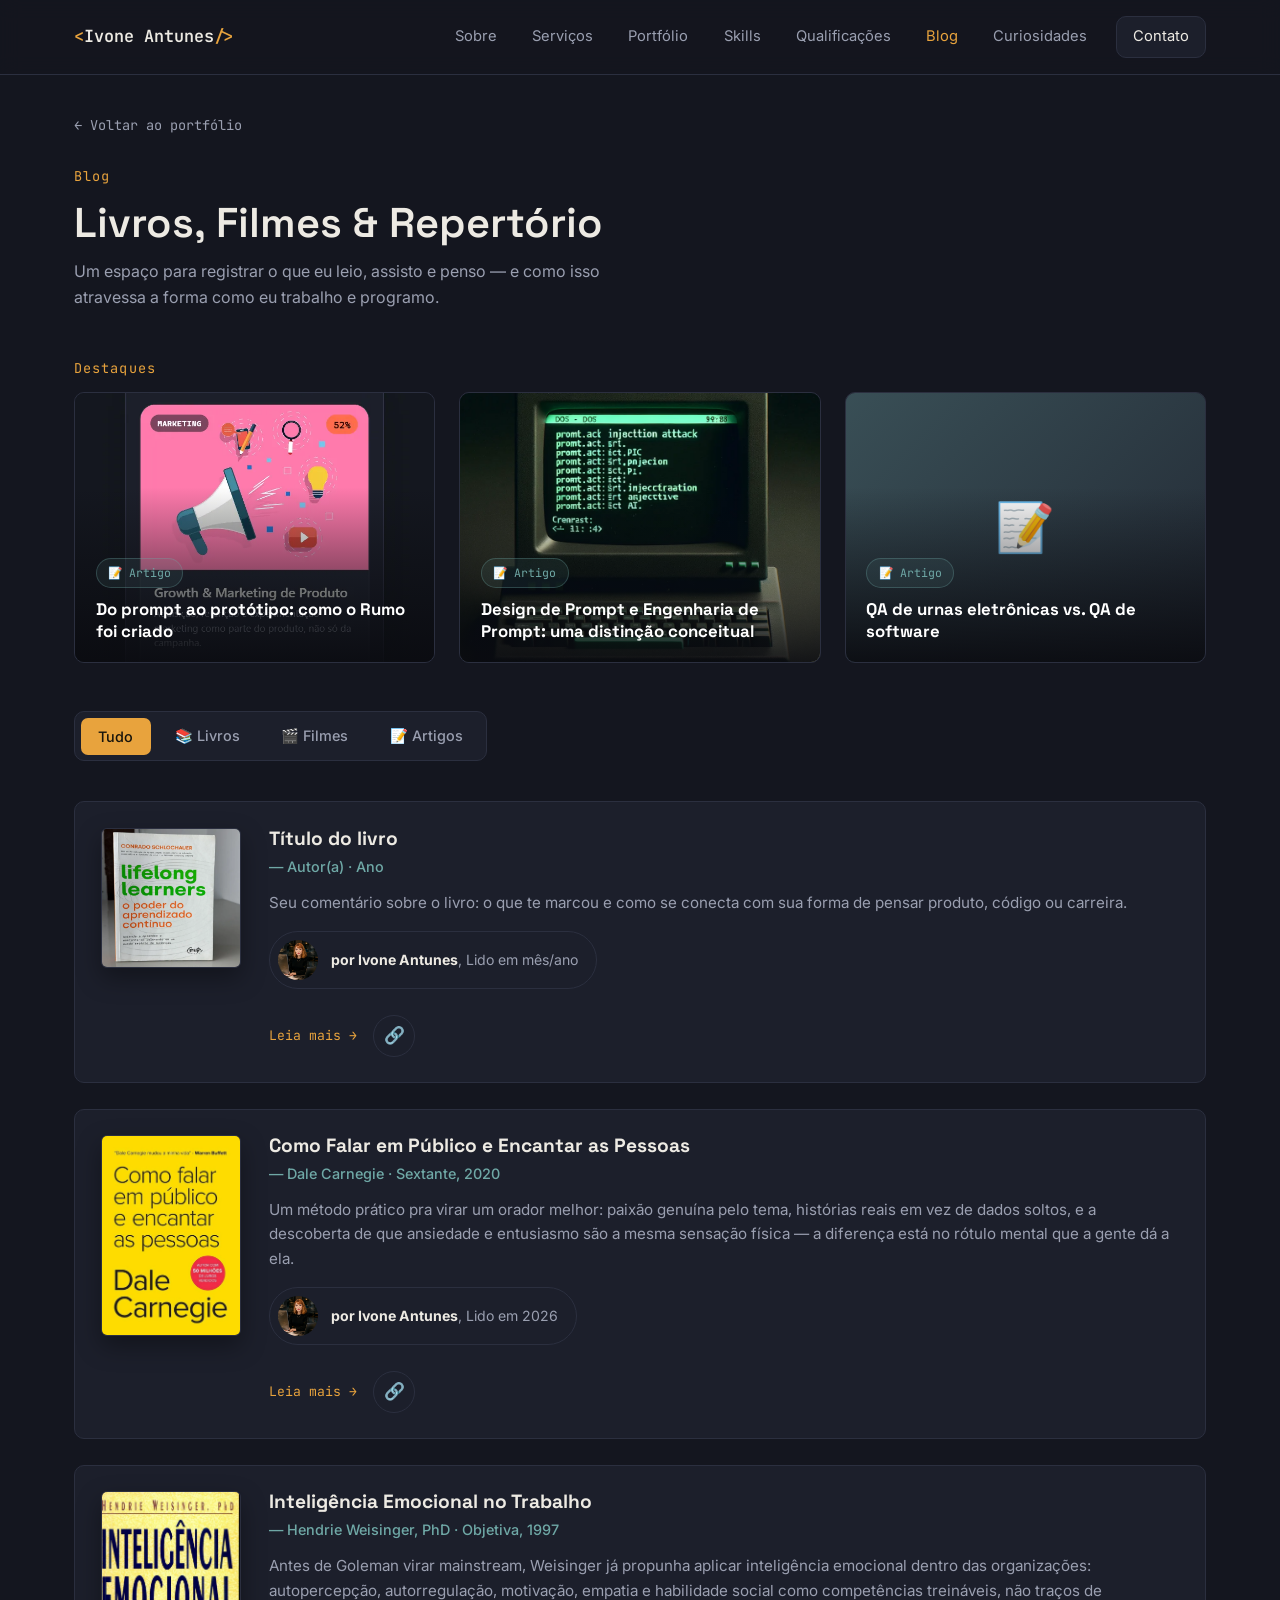
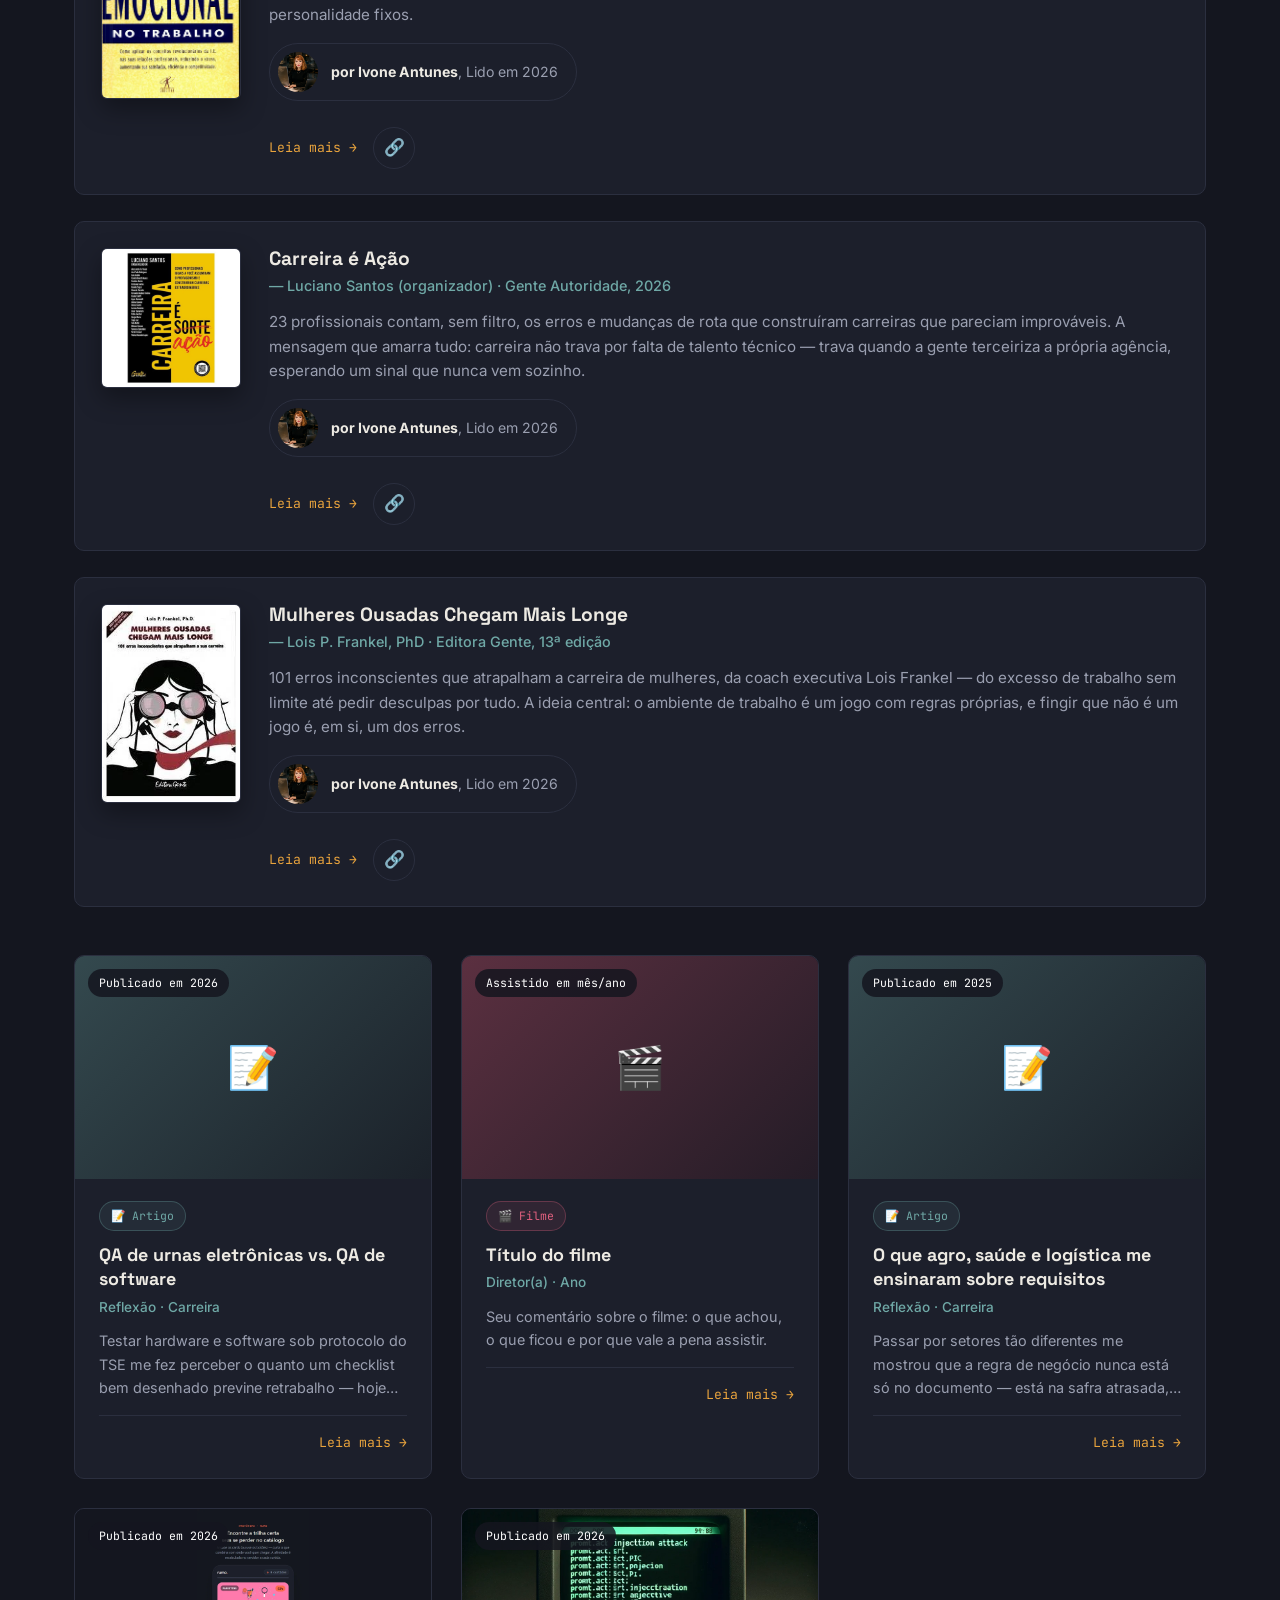
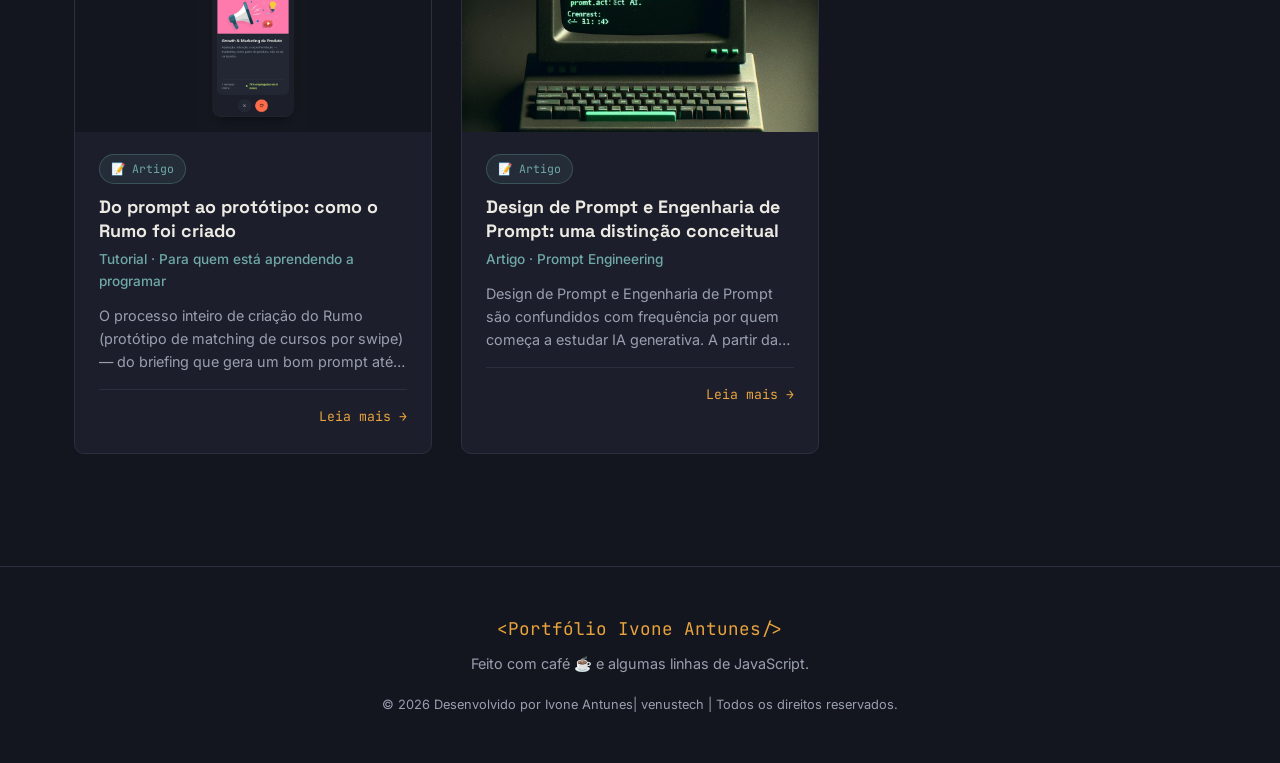
<file: blog.html>
<!DOCTYPE html>
<html lang="pt-BR">
<head>
<meta charset="UTF-8">
<meta name="viewport" content="width=device-width, initial-scale=1.0">
<title>Blog — Livros, Filmes &amp; Artigos | Ivone Antunes</title>
<meta name="description" content="Livros, filmes e artigos profissionais de Ivone Antunes — resenhas de carreira e reflexões sobre desenvolvimento de software e IA generativa.">
<link rel="canonical" href="https://antunesivone.github.io/ivoneantunes/blog.html">
<link rel="icon" href="data:image/svg+xml,%3Csvg xmlns='http://www.w3.org/2000/svg' viewBox='0 0 64 64'%3E%3Crect width='64' height='64' rx='16' fill='%2314161f'/%3E%3Ctext x='32' y='44' font-family='Georgia,serif' font-size='34' font-weight='700' fill='%23e8a33d' text-anchor='middle'%3EI%3C/text%3E%3C/svg%3E">

<meta property="og:type" content="blog">
<meta property="og:locale" content="pt_BR">
<meta property="og:site_name" content="Ivone Antunes">
<meta property="og:title" content="Blog — Livros, Filmes & Artigos | Ivone Antunes">
<meta property="og:description" content="Livros, filmes e artigos profissionais de Ivone Antunes — resenhas de carreira e reflexões sobre desenvolvimento de software e IA generativa.">
<meta property="og:url" content="https://antunesivone.github.io/ivoneantunes/blog.html">
<meta property="og:image" content="https://antunesivone.github.io/ivoneantunes/img/eudev.webp">
<meta name="twitter:card" content="summary_large_image">
<meta name="twitter:title" content="Blog — Livros, Filmes & Artigos | Ivone Antunes">
<meta name="twitter:description" content="Livros, filmes e artigos profissionais de Ivone Antunes.">
<meta name="twitter:image" content="https://antunesivone.github.io/ivoneantunes/img/eudev.webp">

<link rel="preconnect" href="https://fonts.googleapis.com">
<link rel="preconnect" href="https://fonts.gstatic.com" crossorigin>
<link href="https://fonts.googleapis.com/css2?family=Space+Grotesk:wght@400;500;600;700&family=Inter:wght@400;500;600&family=JetBrains+Mono:wght@400;500;600&display=swap" rel="stylesheet">

<link rel="stylesheet" href="style.css">
</head>
<body>

<!-- ================= NAV ================= -->
<header class="nav" id="nav">
  <div class="nav__inner">
    <a href="index.html#top" class="nav__brand">
      <span class="nav__brand-bracket">&lt;</span>Ivone Antunes<span class="nav__brand-bracket">/&gt;</span>
    </a>

    <nav class="nav__links" id="navLinks">
      <a href="index.html#about" class="nav__link"><span class="nav__num"></span>Sobre</a>
      <a href="index.html#services" class="nav__link"><span class="nav__num"></span>Serviços</a>
      <a href="index.html#projects" class="nav__link"><span class="nav__num"></span>Portfólio</a>
      <a href="index.html#skills" class="nav__link"><span class="nav__num"></span>Skills</a>
      <a href="index.html#qualifications" class="nav__link"><span class="nav__num"></span>Qualificações</a>
      <a href="blog.html" class="nav__link is-active"><span class="nav__num"></span>Blog</a>
      <a href="index.html#fun-facts" class="nav__link"><span class="nav__num"></span>Curiosidades</a>
      <a href="index.html#contact" class="nav__link nav__link--cta">Contato</a>
    </nav>

    <button class="nav__toggle" id="navToggle" aria-label="Abrir menu" aria-expanded="false">
      <span></span><span></span><span></span>
    </button>
  </div>
</header>

<main id="top">

  <!-- ================= BLOG ================= -->
  <section class="section blog-page">
    <a href="index.html" class="blog-back">← Voltar ao portfólio</a>
    <p class="section__eyebrow">Blog</p>
    <h1 class="section__title">Livros, Filmes &amp; Repertório</h1>
    <p class="section__subtitle">Um espaço para registrar o que eu leio, assisto e penso — e como isso atravessa a forma como eu trabalho e programo.</p>

    <div id="blogDestaquesWrap">
      <p class="section__eyebrow">Destaques</p>
      <div class="blog-destaques" id="blogDestaques"></div>
    </div>

    <div class="blog-filters" role="tablist">
      <button class="blog-filter is-active" data-filter="all" role="tab" aria-selected="true">Tudo</button>
      <button class="blog-filter" data-filter="livro" role="tab" aria-selected="false">📚 Livros</button>
      <button class="blog-filter" data-filter="filme" role="tab" aria-selected="false">🎬 Filmes</button>
      <button class="blog-filter" data-filter="profissional" role="tab" aria-selected="false">📝 Artigos</button>
    </div>

    <!-- Os cards são montados em blog.js a partir de blog-posts.js — pra adicionar um
         post novo, edite só o array BLOG_POSTS, nenhum HTML aqui precisa mudar. -->
    <div class="book-list" id="blogLivros"></div>
    <div class="post-grid" id="blogGrid"></div>
  </section>

</main>

<!-- ================= FOOTER ================= -->
<footer class="footer">
  <div class="footer__inner">
    <p class="footer__brand">&lt;Portfólio Ivone Antunes/&gt;</p>
    <p class="footer__text">Feito com café ☕ e algumas linhas de JavaScript.</p>
    <p class="footer__copy">© <span id="year"></span> Desenvolvido por Ivone Antunes| venustech | Todos os direitos reservados.</p>
  </div>
</footer>

<button class="back-to-top" id="backToTop" aria-label="Voltar ao topo">↑</button>

<script src="blog-posts.js"></script>
<script src="blog-render.js"></script>
<script src="common.js"></script>
<script src="blog.js"></script>
</body>
</html>
</file>
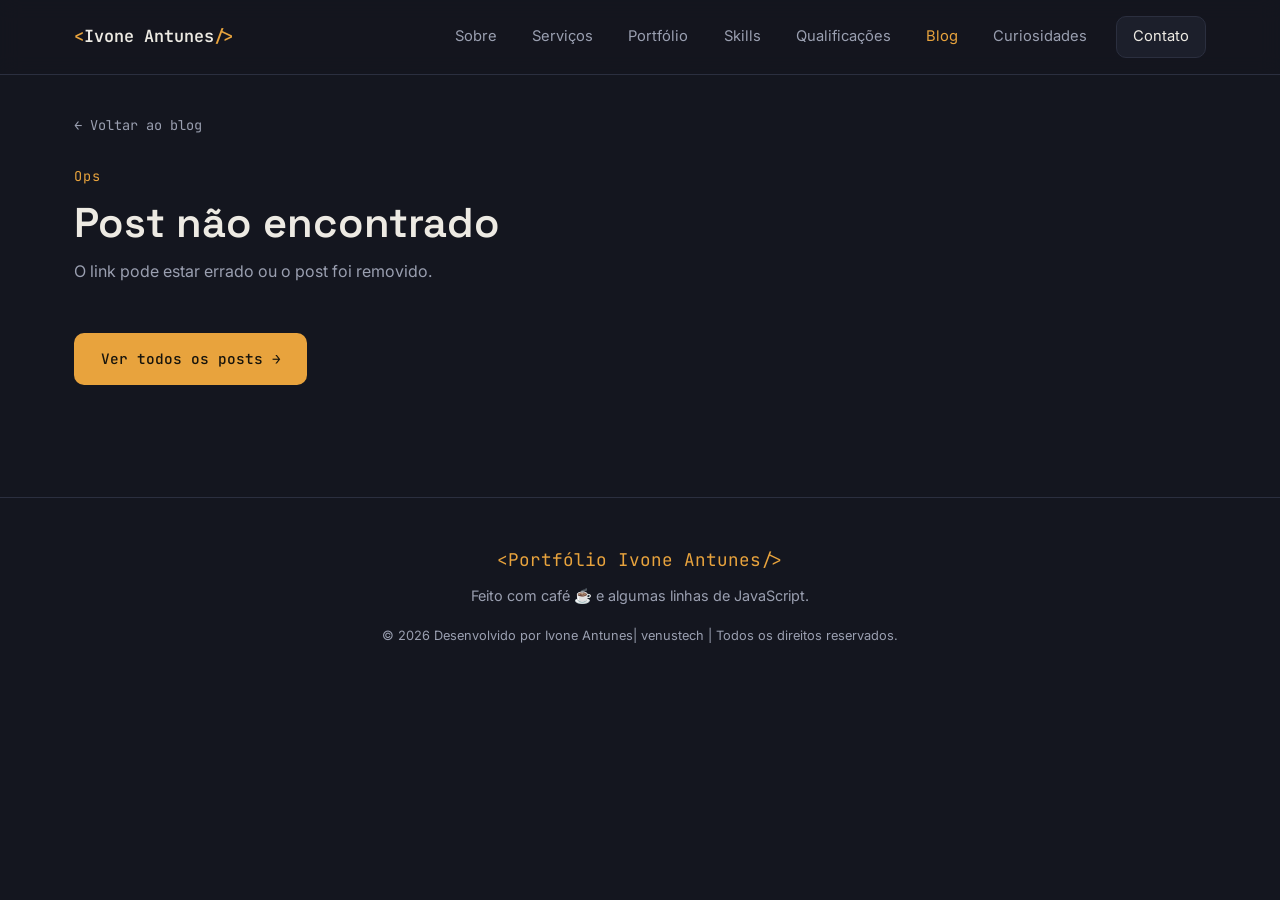
<file: post.html>
<!DOCTYPE html>
<html lang="pt-BR">
<head>
<meta charset="UTF-8">
<meta name="viewport" content="width=device-width, initial-scale=1.0">
<title id="postPageTitle">Post — Ivone Antunes</title>
<meta name="description" id="postPageDescription" content="Livros, filmes e artigos de Ivone Antunes.">
<link rel="canonical" id="postPageCanonical" href="https://antunesivone.github.io/ivoneantunes/post.html">
<link rel="icon" href="data:image/svg+xml,%3Csvg xmlns='http://www.w3.org/2000/svg' viewBox='0 0 64 64'%3E%3Crect width='64' height='64' rx='16' fill='%2314161f'/%3E%3Ctext x='32' y='44' font-family='Georgia,serif' font-size='34' font-weight='700' fill='%23e8a33d' text-anchor='middle'%3EI%3C/text%3E%3C/svg%3E">

<meta property="og:type" content="article" id="postPageOgType">
<meta property="og:locale" content="pt_BR">
<meta property="og:site_name" content="Ivone Antunes">
<meta property="og:title" id="postPageOgTitle" content="Post — Ivone Antunes">
<meta property="og:description" id="postPageOgDescription" content="Livros, filmes e artigos de Ivone Antunes.">
<meta property="og:url" id="postPageOgUrl" content="https://antunesivone.github.io/ivoneantunes/post.html">
<meta property="og:image" id="postPageOgImage" content="https://antunesivone.github.io/ivoneantunes/img/eudev.webp">
<meta name="twitter:card" content="summary_large_image">
<meta name="twitter:title" id="postPageTwitterTitle" content="Post — Ivone Antunes">
<meta name="twitter:description" id="postPageTwitterDescription" content="Livros, filmes e artigos de Ivone Antunes.">
<meta name="twitter:image" id="postPageTwitterImage" content="https://antunesivone.github.io/ivoneantunes/img/eudev.webp">

<link rel="preconnect" href="https://fonts.googleapis.com">
<link rel="preconnect" href="https://fonts.gstatic.com" crossorigin>
<link href="https://fonts.googleapis.com/css2?family=Space+Grotesk:wght@400;500;600;700&family=Inter:wght@400;500;600&family=JetBrains+Mono:wght@400;500;600&display=swap" rel="stylesheet">

<link rel="stylesheet" href="style.css">
</head>
<body>

<!-- ================= NAV ================= -->
<header class="nav" id="nav">
  <div class="nav__inner">
    <a href="index.html#top" class="nav__brand">
      <span class="nav__brand-bracket">&lt;</span>Ivone Antunes<span class="nav__brand-bracket">/&gt;</span>
    </a>

    <nav class="nav__links" id="navLinks">
      <a href="index.html#about" class="nav__link"><span class="nav__num"></span>Sobre</a>
      <a href="index.html#services" class="nav__link"><span class="nav__num"></span>Serviços</a>
      <a href="index.html#projects" class="nav__link"><span class="nav__num"></span>Portfólio</a>
      <a href="index.html#skills" class="nav__link"><span class="nav__num"></span>Skills</a>
      <a href="index.html#qualifications" class="nav__link"><span class="nav__num"></span>Qualificações</a>
      <a href="blog.html" class="nav__link is-active"><span class="nav__num"></span>Blog</a>
      <a href="index.html#fun-facts" class="nav__link"><span class="nav__num"></span>Curiosidades</a>
      <a href="index.html#contact" class="nav__link nav__link--cta">Contato</a>
    </nav>

    <button class="nav__toggle" id="navToggle" aria-label="Abrir menu" aria-expanded="false">
      <span></span><span></span><span></span>
    </button>
  </div>
</header>

<main id="top">
  <section class="section blog-page">
    <a href="blog.html" class="blog-back">← Voltar ao blog</a>
    <div id="postContent"><!-- preenchido por post.js a partir de BLOG_POSTS --></div>
  </section>
</main>

<!-- ================= FOOTER ================= -->
<footer class="footer">
  <div class="footer__inner">
    <p class="footer__brand">&lt;Portfólio Ivone Antunes/&gt;</p>
    <p class="footer__text">Feito com café ☕ e algumas linhas de JavaScript.</p>
    <p class="footer__copy">© <span id="year"></span> Desenvolvido por Ivone Antunes| venustech | Todos os direitos reservados.</p>
  </div>
</footer>

<button class="back-to-top" id="backToTop" aria-label="Voltar ao topo">↑</button>

<script src="blog-posts.js"></script>
<script src="blog-render.js"></script>
<script src="common.js"></script>
<script src="post.js"></script>
</body>
</html>
</file>
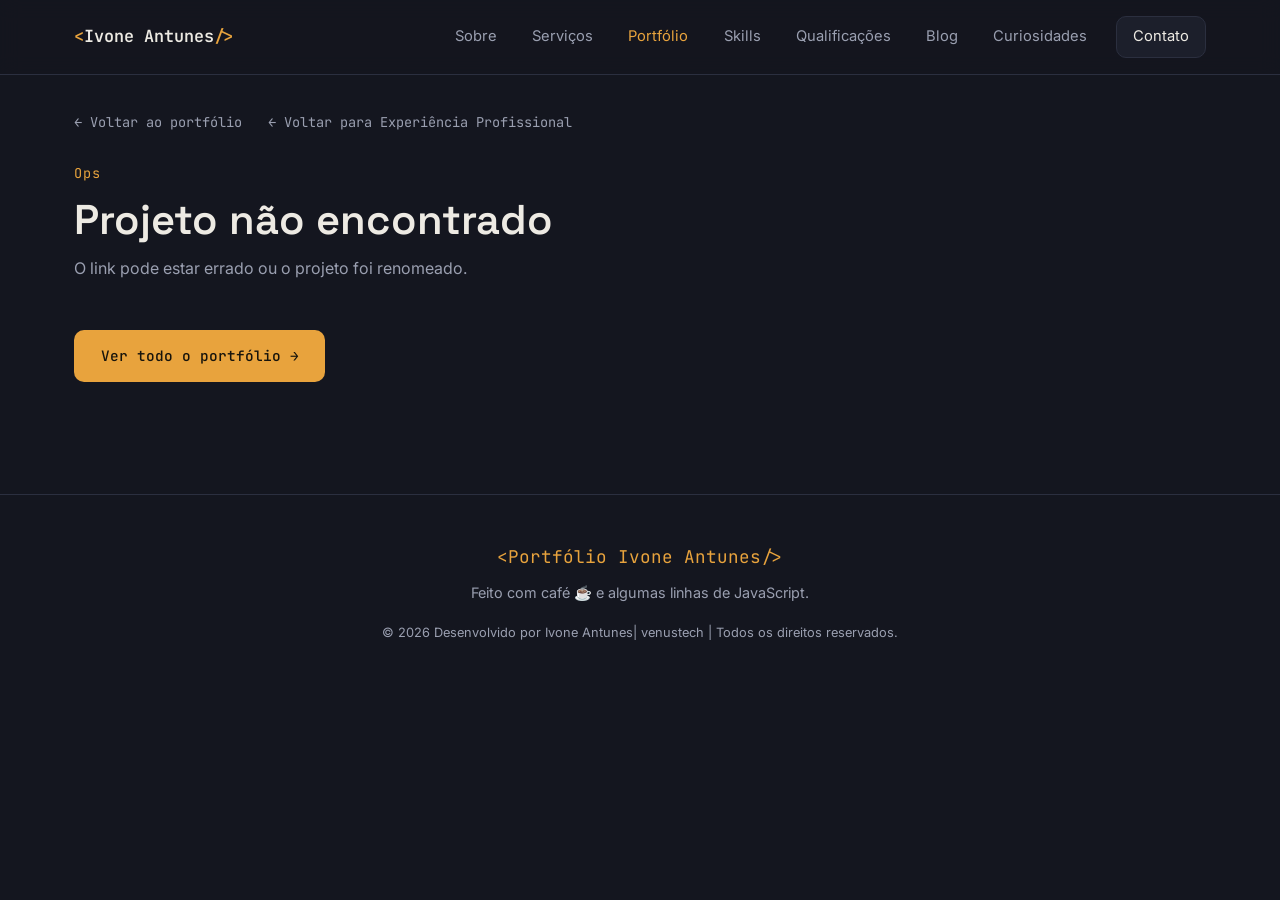
<file: projeto.html>
<!DOCTYPE html>
<html lang="pt-BR">
<head>
<meta charset="UTF-8">
<meta name="viewport" content="width=device-width, initial-scale=1.0">
<title id="projPageTitle">Projeto — Ivone Antunes</title>
<meta name="description" id="projPageDescription" content="Projeto do portfólio de Ivone Antunes.">
<link rel="canonical" id="projPageCanonical" href="https://antunesivone.github.io/ivoneantunes/projeto.html">
<link rel="icon" href="data:image/svg+xml,%3Csvg xmlns='http://www.w3.org/2000/svg' viewBox='0 0 64 64'%3E%3Crect width='64' height='64' rx='16' fill='%2314161f'/%3E%3Ctext x='32' y='44' font-family='Georgia,serif' font-size='34' font-weight='700' fill='%23e8a33d' text-anchor='middle'%3EI%3C/text%3E%3C/svg%3E">

<meta property="og:type" content="website">
<meta property="og:locale" content="pt_BR">
<meta property="og:site_name" content="Ivone Antunes">
<meta property="og:title" id="projPageOgTitle" content="Projeto — Ivone Antunes">
<meta property="og:description" id="projPageOgDescription" content="Projeto do portfólio de Ivone Antunes.">
<meta property="og:url" id="projPageOgUrl" content="https://antunesivone.github.io/ivoneantunes/projeto.html">
<meta property="og:image" id="projPageOgImage" content="https://antunesivone.github.io/ivoneantunes/img/eudev.webp">
<meta name="twitter:card" content="summary_large_image">
<meta name="twitter:title" id="projPageTwitterTitle" content="Projeto — Ivone Antunes">
<meta name="twitter:description" id="projPageTwitterDescription" content="Projeto do portfólio de Ivone Antunes.">
<meta name="twitter:image" id="projPageTwitterImage" content="https://antunesivone.github.io/ivoneantunes/img/eudev.webp">

<link rel="preconnect" href="https://fonts.googleapis.com">
<link rel="preconnect" href="https://fonts.gstatic.com" crossorigin>
<link href="https://fonts.googleapis.com/css2?family=Space+Grotesk:wght@400;500;600;700&family=Inter:wght@400;500;600&family=JetBrains+Mono:wght@400;500;600&display=swap" rel="stylesheet">

<link rel="stylesheet" href="style.css">
</head>
<body>

<!-- ================= NAV ================= -->
<header class="nav" id="nav">
  <div class="nav__inner">
    <a href="index.html#top" class="nav__brand">
      <span class="nav__brand-bracket">&lt;</span>Ivone Antunes<span class="nav__brand-bracket">/&gt;</span>
    </a>

    <nav class="nav__links" id="navLinks">
      <a href="index.html#about" class="nav__link"><span class="nav__num"></span>Sobre</a>
      <a href="index.html#services" class="nav__link"><span class="nav__num"></span>Serviços</a>
      <a href="index.html#projects" class="nav__link is-active"><span class="nav__num"></span>Portfólio</a>
      <a href="index.html#skills" class="nav__link"><span class="nav__num"></span>Skills</a>
      <a href="index.html#qualifications" class="nav__link"><span class="nav__num"></span>Qualificações</a>
      <a href="blog.html" class="nav__link"><span class="nav__num"></span>Blog</a>
      <a href="index.html#fun-facts" class="nav__link"><span class="nav__num"></span>Curiosidades</a>
      <a href="index.html#contact" class="nav__link nav__link--cta">Contato</a>
    </nav>

    <button class="nav__toggle" id="navToggle" aria-label="Abrir menu" aria-expanded="false">
      <span></span><span></span><span></span>
    </button>
  </div>
</header>

<main id="top">
  <section class="section blog-page">
    <div class="project-back-links">
      <a href="index.html#projects" class="blog-back">← Voltar ao portfólio</a>
      <a href="index.html?tab=experience#qualifications" class="blog-back">← Voltar para Experiência Profissional</a>
    </div>
    <div id="projetoContent"><!-- preenchido por projeto.js a partir de PROJETOS --></div>
  </section>
</main>

<!-- ================= FOOTER ================= -->
<footer class="footer">
  <div class="footer__inner">
    <p class="footer__brand">&lt;Portfólio Ivone Antunes/&gt;</p>
    <p class="footer__text">Feito com café ☕ e algumas linhas de JavaScript.</p>
    <p class="footer__copy">© <span id="year"></span> Desenvolvido por Ivone Antunes| venustech | Todos os direitos reservados.</p>
  </div>
</footer>

<button class="back-to-top" id="backToTop" aria-label="Voltar ao topo">↑</button>

<script src="projetos-data.js"></script>
<script src="common.js"></script>
<script src="projeto.js"></script>
</body>
</html>
</file>
<file: style.css>
/* ==========================================================
   DESIGN TOKENS
   ========================================================== */
:root {
  /* Cores */
  --bg: #14161f;
  --bg-alt: #191c27;
  --surface: #1c1f2b;
  --surface-hover: #232738;
  --border: #2b2f3f;
  --text: #edeae3;
  --text-muted: #9a9fb0;
  --accent: #e8a33d;      /* âmbar café/chá — cor de assinatura */
  --accent-2: #6fa8a6;    /* verde-azulado — secundária */
  --accent-3: #e0607e;    /* rosa — destaque pontual */

  /* Tipografia */
  --font-display: "Space Grotesk", sans-serif;
  --font-body: "Inter", sans-serif;
  --font-mono: "JetBrains Mono", monospace;

  /* Layout */
  --max-width: 1180px;
  --radius: 10px;
  --transition: 220ms ease;
}

/* ==========================================================
   RESET
   ========================================================== */
*, *::before, *::after { box-sizing: border-box; }
html { scroll-behavior: smooth; }
@media (prefers-reduced-motion: reduce) {
  html { scroll-behavior: auto; }
  *, *::before, *::after { animation-duration: 0.01ms !important; animation-iteration-count: 1 !important; transition-duration: 0.01ms !important; }
}

body {
  margin: 0;
  background: var(--bg);
  color: var(--text);
  font-family: var(--font-body);
  line-height: 1.6;
  -webkit-font-smoothing: antialiased;
}

img { max-width: 100%; display: block; }
a { color: inherit; text-decoration: none; }
ul { list-style: none; margin: 0; padding: 0; }
h1, h2, h3 { font-family: var(--font-display); margin: 0; line-height: 1.15; }
p { margin: 0; }

:focus-visible {
  outline: 2px solid var(--accent);
  outline-offset: 3px;
}

/* ==========================================================
   UTILITIES
   ========================================================== */
.section {
  padding: 7rem 1.5rem;
  max-width: var(--max-width);
  margin: 0 auto;
}
.section--alt {
  background: var(--bg-alt);
  max-width: 100%;
  display: flex;
  flex-direction: column;
  padding-left: 0;
  padding-right: 0;
}
.section--alt > * {
  width: 100%;
  max-width: var(--max-width);
  margin-left: auto;
  margin-right: auto;
  padding-left: 1.5rem;
  padding-right: 1.5rem;
  box-sizing: border-box;
}

.section__eyebrow {
  font-family: var(--font-mono);
  color: var(--accent);
  font-size: 0.85rem;
  letter-spacing: 0.08em;
  margin-bottom: 0.75rem;
}
.section__title {
  font-size: clamp(1.8rem, 3.4vw, 2.6rem);
  font-weight: 600;
  margin-bottom: 0.75rem;
}
.section__subtitle {
  color: var(--text-muted);
  max-width: 560px;
  margin-bottom: 3rem;
}

.btn {
  display: inline-flex;
  align-items: center;
  justify-content: center;
  gap: 0.5rem;
  padding: 0.85rem 1.6rem;
  border-radius: var(--radius);
  font-family: var(--font-mono);
  font-size: 0.9rem;
  font-weight: 500;
  border: 1px solid transparent;
  cursor: pointer;
  transition: transform var(--transition), background var(--transition), border-color var(--transition);
}
.btn:hover { transform: translateY(-2px); }
.btn--primary { background: var(--accent); color: #17140c; }
.btn--primary:hover { background: #f2b458; }
.btn--ghost { border-color: var(--border); color: var(--text); }
.btn--ghost:hover { border-color: var(--accent); color: var(--accent); }
.btn--full { width: 100%; }

/* ==========================================================
   NAV
   ========================================================== */
.nav {
  position: fixed;
  top: 0; left: 0; right: 0;
  z-index: 100;
  background: rgba(20, 22, 31, 0.85);
  backdrop-filter: blur(10px);
  border-bottom: 1px solid var(--border);
  box-shadow: none;
  transition: box-shadow var(--transition);
}
.nav.is-scrolled { box-shadow: 0 8px 24px rgba(0,0,0,0.25); }
.nav__inner {
  max-width: var(--max-width);
  margin: 0 auto;
  padding: 1rem 1.5rem;
  display: flex;
  align-items: center;
  justify-content: space-between;
}
.nav__brand {
  font-family: var(--font-mono);
  font-weight: 600;
  font-size: 1.05rem;
}
.nav__brand-bracket { color: var(--accent); }

.nav__links {
  display: flex;
  align-items: center;
  gap: 1.8rem;
}
.nav__link {
  font-size: 0.92rem;
  color: var(--text-muted);
  display: flex;
  align-items: center;
  gap: 0.4rem;
  transition: color var(--transition);
}
.nav__link:hover { color: var(--text); }
.nav__link.is-active { color: var(--accent); }
.nav__num {
  font-family: var(--font-mono);
  font-size: 0.72rem;
  color: var(--accent-2);
}
.nav__link--cta {
  background: var(--surface);
  border: 1px solid var(--border);
  padding: 0.5rem 1rem;
  border-radius: var(--radius);
  color: var(--text);
}
.nav__link--cta:hover { border-color: var(--accent); color: var(--accent); }

.nav__toggle {
  display: none;
  flex-direction: column;
  justify-content: center;
  gap: 5px;
  width: 32px;
  height: 32px;
  background: none;
  border: none;
  cursor: pointer;
}
.nav__toggle span {
  display: block;
  height: 2px;
  background: var(--text);
  border-radius: 2px;
  transition: transform var(--transition), opacity var(--transition);
}

/* ==========================================================
   HERO
   ========================================================== */
.hero {
  min-height: 100vh;
  display: flex;
  align-items: center;
  padding: 7rem 1.5rem 4rem;
  position: relative;
  background:
    radial-gradient(ellipse 60% 50% at 80% 20%, rgba(232, 163, 61, 0.10), transparent),
    radial-gradient(ellipse 50% 40% at 10% 80%, rgba(111, 168, 166, 0.08), transparent);
}
.hero__inner {
  max-width: var(--max-width);
  margin: 0 auto;
  display: grid;
  grid-template-columns: 1.1fr 1fr;
  gap: 3.5rem;
  align-items: center;
  width: 100%;
}
.eyebrow {
  font-family: var(--font-mono);
  color: var(--accent-2);
  font-size: 0.9rem;
  margin-bottom: 1rem;
}
.hero__title {
  font-size: clamp(2.4rem, 5.5vw, 3.8rem);
  font-weight: 700;
}
.hero__cursor {
  color: var(--accent);
  animation: blink 1.1s step-start infinite;
}
.hero__role {
  font-family: var(--font-mono);
  color: var(--accent);
  font-size: 1.15rem;
  margin-top: 0.6rem;
}
.hero__desc {
  color: var(--text-muted);
  max-width: 480px;
  margin-top: 1.2rem;
}
.hero__cta {
  display: flex;
  gap: 1rem;
  margin-top: 2.2rem;
  flex-wrap: wrap;
}

.terminal {
  background: var(--surface);
  border: 1px solid var(--border);
  border-radius: var(--radius);
  overflow: hidden;
  box-shadow: 0 20px 60px rgba(0,0,0,0.35);
}
.terminal__bar {
  display: flex;
  align-items: center;
  gap: 0.5rem;
  padding: 0.7rem 1rem;
  background: #20232f;
  border-bottom: 1px solid var(--border);
}
.dot { width: 10px; height: 10px; border-radius: 50%; }
.dot--red { background: #e0607e; }
.dot--yellow { background: #e8a33d; }
.dot--green { background: #6fa8a6; }
.terminal__title {
  margin-left: 0.5rem;
  font-family: var(--font-mono);
  font-size: 0.78rem;
  color: var(--text-muted);
}
.terminal__body {
  margin: 0;
  padding: 1.4rem;
  font-family: var(--font-mono);
  font-size: 0.88rem;
  color: var(--text);
  min-height: 260px;
  white-space: pre-wrap;
  word-break: break-word;
}
.terminal__blink {
  color: var(--accent);
  animation: blink 1s step-start infinite;
}
@keyframes blink { 50% { opacity: 0; } }

.scroll-hint {
  position: absolute;
  bottom: 2rem;
  left: 50%;
  transform: translateX(-50%);
  width: 22px;
  height: 36px;
  border: 2px solid var(--border);
  border-radius: 20px;
  display: flex;
  justify-content: center;
  padding-top: 6px;
}
.scroll-hint span {
  width: 4px;
  height: 8px;
  background: var(--accent);
  border-radius: 2px;
  animation: scrollDown 1.6s ease infinite;
}
@keyframes scrollDown {
  0% { transform: translateY(0); opacity: 1; }
  100% { transform: translateY(10px); opacity: 0; }
}

/* ==========================================================
   ABOUT
   ========================================================== */
.about__grid {
  display: grid;
  grid-template-columns: 300px 1fr;
  gap: 3.5rem;
  align-items: stretch;
}
.about__photo {
  height: 100%;
}
.about__photo-frame {
  height: 100%;
  min-height: 320px;
  border-radius: var(--radius);
  overflow: hidden;
  border: 1px solid var(--border);
  position: relative;
}
.about__photo-frame img {
  width: 100%;
  height: 100%;
  object-fit: cover;
}
.about__photo-frame::after {
  content: "";
  position: absolute;
  inset: 0;
  box-shadow: inset 0 0 0 1px rgba(232,163,61,0.15);
}
.about__bio {
  color: var(--text-muted);
  font-size: 1.02rem;
  max-width: 620px;
}
.about__stats {
  display: grid;
  grid-template-columns: repeat(auto-fit, minmax(140px, 1fr));
  gap: 1.5rem;
  margin-top: 2.5rem;
}
.stat {
  border-left: 2px solid var(--accent);
  padding-left: 1rem;
}
.stat__value {
  display: block;
  font-family: var(--font-display);
  font-size: 1.5rem;
  font-weight: 600;
}
.stat__label {
  display: block;
  color: var(--text-muted);
  font-size: 0.85rem;
  margin-top: 0.2rem;
}

/* ==========================================================
   CARDS / SERVICES
   ========================================================== */
.cards-grid {
  display: grid;
  grid-template-columns: repeat(3, 1fr);
  gap: 1.5rem;
}
.card {
  background: var(--surface);
  border: 1px solid var(--border);
  border-radius: var(--radius);
  padding: 1.8rem;
  transition: transform var(--transition), border-color var(--transition);
}
.card:hover {
  transform: translateY(-4px);
  border-color: var(--accent);
}
.card__icon { font-size: 1.6rem; }
.card__title { font-size: 1.1rem; margin: 0.9rem 0 0.5rem; }
.card__desc { color: var(--text-muted); font-size: 0.92rem; }

.tag-list {
  display: flex;
  flex-wrap: wrap;
  gap: 0.5rem;
  margin-top: 1.2rem;
}
.tag-list li {
  font-family: var(--font-mono);
  font-size: 0.85rem;
  color: var(--accent-2);
  background: rgba(111, 168, 166, 0.1);
  border: 1px solid rgba(111, 168, 166, 0.25);
  padding: 0.25rem 0.6rem;
  border-radius: 5px;
}
.tag-list--mono li { color: var(--accent); background: rgba(232,163,61,0.08); border-color: rgba(232,163,61,0.25); }

.cta-banner {
  margin-top: 3.5rem;
  padding: 2.2rem;
  background: var(--surface);
  border: 1px solid var(--border);
  border-radius: var(--radius);
  display: flex;
  align-items: center;
  justify-content: space-between;
  flex-wrap: wrap;
  gap: 1.2rem;
}
.cta-banner p { font-size: 1.1rem; font-family: var(--font-display); }

/* ==========================================================
   PROJECTS
   ========================================================== */
.project-filters {
  display: inline-flex;
  flex-wrap: wrap;
  gap: 0.4rem;
  background: var(--surface);
  border: 1px solid var(--border);
  border-radius: var(--radius);
  padding: 0.35rem;
  margin-bottom: 2.5rem;
}
.project-filter {
  padding: 0.6rem 1.1rem;
  background: transparent;
  border: none;
  border-radius: 7px;
  color: var(--text-muted);
  font-family: var(--font-body);
  font-weight: 500;
  font-size: 0.9rem;
  cursor: pointer;
  transition: background var(--transition), color var(--transition);
}
.project-filter:hover { color: var(--text); }
.project-filter.is-active { background: var(--accent); color: #17140c; }

#projects.section { max-width: 1340px; }
.projects-grid {
  display: grid;
  grid-template-columns: repeat(2, 1fr);
  gap: 2rem;
}
.project-card {
  background: var(--surface);
  border: 1px solid var(--border);
  border-radius: var(--radius);
  overflow: hidden;
  scroll-margin-top: 90px;
  transition: transform var(--transition), border-color var(--transition);
}
.project-card:hover { transform: translateY(-4px); border-color: var(--accent-2); }
.project-card.is-hidden { display: none; }
.project-card__image {
  position: relative;
  border-bottom: 1px solid var(--border);
  overflow: hidden;
}
.project-card__slides {
  position: relative;
  aspect-ratio: 16 / 9;
  background: var(--bg);
}
.project-card__slides img {
  position: absolute;
  inset: 0;
  width: 100%;
  height: 100%;
  object-fit: contain;
  opacity: 0;
  transition: opacity 0.4s ease;
  pointer-events: none;
}
.project-card__slides img.is-active {
  opacity: 1;
  pointer-events: auto;
}
.project-card__nav {
  position: absolute;
  top: 50%;
  transform: translateY(-50%);
  width: 34px;
  height: 34px;
  border-radius: 50%;
  border: 1px solid var(--border);
  background: rgba(20, 22, 31, 0.65);
  color: var(--text);
  font-size: 1.3rem;
  line-height: 1;
  display: flex;
  align-items: center;
  justify-content: center;
  cursor: pointer;
  opacity: 0.85;
  transition: opacity var(--transition), background var(--transition), border-color var(--transition);
  z-index: 2;
}
.project-card__nav:hover { opacity: 1; background: var(--accent); color: #17140c; border-color: var(--accent); }
.project-card__nav--prev { left: 0.7rem; }
.project-card__nav--next { right: 0.7rem; }
.project-card__nav.is-hidden { display: none; }
.project-card__dots {
  position: absolute;
  bottom: 0.7rem;
  left: 50%;
  transform: translateX(-50%);
  display: flex;
  gap: 0.4rem;
  z-index: 2;
}
.project-card__dot {
  width: 7px;
  height: 7px;
  border-radius: 50%;
  background: rgba(237, 234, 227, 0.45);
  border: none;
  padding: 0;
  cursor: pointer;
  transition: background var(--transition), transform var(--transition);
}
.project-card__dot.is-active { background: var(--accent); transform: scale(1.25); }
.project-card__body { padding: 1.6rem; }
.project-card__tag {
  font-family: var(--font-mono);
  font-size: 0.72rem;
  color: var(--accent-2);
  text-transform: uppercase;
  letter-spacing: 0.05em;
}
.project-card__title { font-size: 1.2rem; margin: 0.5rem 0 0.6rem; }
.project-card__desc { color: var(--text-muted); font-size: 0.92rem; }
.project-card__links {
  display: flex;
  gap: 1.2rem;
  margin-top: 1.3rem;
}
.link-arrow {
  font-family: var(--font-mono);
  font-size: 0.85rem;
  color: var(--accent);
  transition: opacity var(--transition);
}
.link-arrow:hover { opacity: 0.7; }

/* Grade leve do index.html: 1 capa + título + link (galeria completa
   e descrição só carregam na página individual, projeto.html). */
.project-card--light .project-card__image {
  display: block;
  aspect-ratio: 16 / 9;
  background: var(--bg);
}
.project-card--light .project-card__image img {
  width: 100%;
  height: 100%;
  object-fit: cover;
  transition: transform var(--transition);
}
.project-card--light:hover .project-card__image img { transform: scale(1.04); }
.project-card--light .project-card__title a { color: var(--text); transition: color var(--transition); }
.project-card--light .project-card__title a:hover { color: var(--accent); }

/* Página individual do projeto (projeto.html): título maior, sem o
   lift de hover do card dentro da grade. */
.project-card--detail { cursor: default; }
.project-card--detail:hover { transform: none; }
.project-card--detail .project-card__title { font-size: 1.8rem; }

/* ==========================================================
   SKILLS
   ========================================================== */
.skills-grid {
  display: grid;
  grid-template-columns: repeat(auto-fit, minmax(280px, 1fr));
  gap: 2.5rem;
}
.skill-group__title {
  font-size: 1.05rem;
  color: var(--accent-2);
  margin-bottom: 1.5rem;
  font-family: var(--font-mono);
}
.skill-chips {
  display: flex;
  flex-direction: column;
  gap: 0.7rem;
}
.skill-chip {
  display: flex;
  align-items: center;
  gap: 0.7rem;
  background: var(--surface);
  border: 1px solid var(--border);
  border-radius: var(--radius);
  padding: 0.75rem 1rem;
  font-size: 0.92rem;
  transition: border-color var(--transition), transform var(--transition);
}
.skill-chip:hover {
  border-color: var(--accent-2);
  transform: translateX(4px);
}
.skill-chip__icon { font-size: 1.1rem; }

/* ==========================================================
   QUALIFICAÇÕES (abas + cards)
   ========================================================== */
.quali-tabs {
  display: inline-flex;
  gap: 0.4rem;
  background: var(--surface);
  border: 1px solid var(--border);
  border-radius: var(--radius);
  padding: 0.35rem;
  margin-bottom: 2.5rem;
}
.quali-tab {
  display: flex;
  align-items: center;
  gap: 0.5rem;
  padding: 0.65rem 1.3rem;
  background: transparent;
  border: none;
  border-radius: 7px;
  color: var(--text-muted);
  font-family: var(--font-body);
  font-weight: 500;
  font-size: 0.92rem;
  cursor: pointer;
  transition: background var(--transition), color var(--transition);
}
.quali-tab:hover { color: var(--text); }
.quali-tab.is-active {
  background: var(--accent);
  color: #17140c;
}
.quali-tab__icon { font-size: 1rem; }

.quali-panel { display: none; }
.quali-panel.is-active { display: block; }

.quali-panel__title {
  display: flex;
  align-items: center;
  gap: 0.6rem;
  font-size: 1.25rem;
  color: var(--accent-2);
  margin-bottom: 1.6rem;
}
.quali-panel__icon { font-size: 1.1rem; }

.quali-grid {
  display: grid;
  grid-template-columns: repeat(auto-fit, minmax(300px, 1fr));
  gap: 1.5rem;
}
.quali-card {
  position: relative;
  background: var(--surface);
  border: 1px solid var(--border);
  border-radius: var(--radius);
  padding: 1.8rem;
  transition: border-color var(--transition), transform var(--transition);
}
.quali-card:hover { border-color: var(--accent); transform: translateY(-3px); }
.quali-card__badge {
  position: absolute;
  top: 1.4rem;
  right: 1.4rem;
  font-family: var(--font-mono);
  font-size: 0.72rem;
  padding: 0.3rem 0.7rem;
  border-radius: 20px;
  border: 1px solid transparent;
}
.quali-card__badge--done { color: var(--accent-2); background: rgba(111,168,166,0.1); border-color: rgba(111,168,166,0.3); }
.quali-card__badge--progress { color: var(--accent); background: rgba(232,163,61,0.1); border-color: rgba(232,163,61,0.3); }
.quali-card__icon {
  display: inline-flex;
  align-items: center;
  justify-content: center;
  width: 46px;
  height: 46px;
  border-radius: 10px;
  background: rgba(232,163,61,0.12);
  font-size: 1.3rem;
  margin-bottom: 1rem;
}
.quali-card__title { font-size: 1.1rem; margin-bottom: 0.3rem; }
.quali-card__place { color: var(--accent-2); font-size: 0.9rem; font-weight: 500; margin-bottom: 0.8rem; }
.quali-card__meta { color: var(--text-muted); font-size: 0.85rem; margin-bottom: 0.3rem; }
.quali-card__desc { color: var(--text-muted); font-size: 0.9rem; margin-top: 1rem; padding-top: 1rem; border-top: 1px solid var(--border); }
.quali-card .link-arrow { display: inline-block; margin-top: 1rem; }

/* Lista (Experiência Profissional) — uma linha por cargo em vez de grid de colunas,
   mesmo espírito da lista de Livros no blog: fácil de ler de cima a baixo. */
.quali-list { display: flex; flex-direction: column; gap: 1.8rem; }
.quali-list .quali-card__desc { margin-bottom: 0; }
.quali-card__highlight {
  margin: 1rem 0 0;
  padding: 0.9rem 1.1rem;
  border-left: 2px solid var(--accent);
  background: var(--bg-alt);
  border-radius: 0 var(--radius) var(--radius) 0;
  color: var(--text);
  font-style: italic;
  font-size: 0.92rem;
  line-height: 1.6;
}
.quali-card__highlight a { color: var(--accent); font-style: normal; text-decoration: underline; text-underline-offset: 2px; }
.quali-card__highlight a:hover { color: var(--accent-2); }
.quali-card__subtitle {
  font-family: var(--font-mono);
  font-size: 0.76rem;
  letter-spacing: 0.05em;
  text-transform: uppercase;
  color: var(--accent-2);
  margin: 1.3rem 0 0.7rem;
}
.quali-card__list {
  margin: 0;
  padding-left: 1.2rem;
  list-style: disc;
  color: var(--text-muted);
  font-size: 0.9rem;
}
.quali-card__list li { margin-bottom: 0.5rem; line-height: 1.55; }
.quali-card__list li::marker { color: var(--accent); }

/* ==========================================================
   BLOG / REPERTÓRIO
   ========================================================== */
.blog-filters {
  display: inline-flex;
  flex-wrap: wrap;
  gap: 0.4rem;
  background: var(--surface);
  border: 1px solid var(--border);
  border-radius: var(--radius);
  padding: 0.35rem;
  margin-bottom: 2.5rem;
}
.blog-filter {
  padding: 0.6rem 1.1rem;
  background: transparent;
  border: none;
  border-radius: 7px;
  color: var(--text-muted);
  font-family: var(--font-body);
  font-weight: 500;
  font-size: 0.9rem;
  cursor: pointer;
  transition: background var(--transition), color var(--transition);
}
.blog-filter:hover { color: var(--text); }
.blog-filter.is-active { background: var(--accent); color: #17140c; }

/* Badge de tipo (📚 Livro / 🎬 Filme / 📝 Artigo) — reaproveitado nos cards (post-card)
   e na página de post individual (post-detail). */
.blog-card__type {
  display: inline-block;
  font-family: var(--font-mono);
  font-size: 0.72rem;
  padding: 0.3rem 0.7rem;
  border-radius: 20px;
  border: 1px solid transparent;
}
.blog-card__type--livro { color: var(--accent); background: rgba(232,163,61,0.1); border-color: rgba(232,163,61,0.3); }
.blog-card__type--filme { color: var(--accent-3); background: rgba(224,96,126,0.1); border-color: rgba(224,96,126,0.3); }
.blog-card__type--profissional { color: var(--accent-2); background: rgba(111,168,166,0.1); border-color: rgba(111,168,166,0.3); }

/* ==========================================================
   PÁGINA DO BLOG (blog.html) — lista editorial, um post por linha
   ========================================================== */
.blog-back {
  display: inline-block;
  font-family: var(--font-mono);
  font-size: 0.85rem;
  color: var(--text-muted);
  margin-bottom: 1.8rem;
  transition: color var(--transition);
}
.blog-back:hover { color: var(--accent); }
.project-back-links {
  display: flex;
  flex-wrap: wrap;
  gap: 0.6rem 1.6rem;
  margin-bottom: 1.8rem;
}
.project-back-links .blog-back { margin-bottom: 0; }

/* Destaques — faixa editorial de 3 cards grandes no topo do blog, visível só em "Tudo" */
#blogDestaquesWrap.is-hidden { display: none; }
.blog-destaques {
  display: grid;
  grid-template-columns: repeat(3, 1fr);
  gap: 1.5rem;
  margin-bottom: 3rem;
}
.destaque-card {
  position: relative;
  display: block;
  aspect-ratio: 4 / 3;
  border-radius: var(--radius);
  overflow: hidden;
  border: 1px solid var(--border);
  background: var(--surface);
  transition: transform var(--transition), border-color var(--transition);
}
.destaque-card:hover { transform: translateY(-4px); border-color: var(--accent-2); }
.destaque-card::after {
  content: "";
  position: absolute; inset: 0;
  background: linear-gradient(180deg, transparent 35%, rgba(10,11,16,0.92) 100%);
  z-index: 1;
}
.destaque-card__media { position: absolute; inset: 0; }
.destaque-card__img { width: 100%; height: 100%; object-fit: cover; }
.destaque-card__placeholder { width: 100%; height: 100%; display: flex; align-items: center; justify-content: center; font-size: 3rem; }
.destaque-card__body {
  position: absolute; left: 0; right: 0; bottom: 0;
  padding: 1.2rem 1.3rem;
  z-index: 2;
}
.destaque-card__title { color: #fff; font-size: 1.05rem; line-height: 1.35; margin-top: 0.6rem; }
.destaque-card:hover .destaque-card__title { color: var(--accent); }

/* Lista de livros — capa inteira (sem corte) + resenha ao lado, inspirada em martha.com.br/livros */
.book-list { display: flex; flex-direction: column; gap: 1.6rem; margin-bottom: 3rem; }
.book-row {
  display: flex;
  gap: 1.8rem;
  background: var(--surface);
  border: 1px solid var(--border);
  border-radius: var(--radius);
  padding: 1.6rem;
  transition: border-color var(--transition);
}
.book-row:hover { border-color: var(--accent); }
.book-row.is-hidden { display: none; }
.book-row__cover { flex: 0 0 140px; display: block; align-self: flex-start; }
.book-row__img {
  width: 140px;
  height: auto;
  border-radius: 6px;
  border: 1px solid var(--border);
  box-shadow: 0 10px 24px rgba(0,0,0,0.35);
}
.book-row__placeholder {
  width: 140px; height: 200px;
  display: flex; align-items: center; justify-content: center;
  font-size: 2.4rem;
  border-radius: 6px;
  background: linear-gradient(135deg, rgba(232,163,61,0.35), rgba(232,163,61,0.08));
}
.book-row__body { flex: 1; min-width: 0; }
.book-row__title { font-size: 1.2rem; margin-bottom: 0.3rem; }
.book-row__title a { color: var(--text); }
.book-row__title a:hover { color: var(--accent); }
.book-row__meta { color: var(--accent-2); font-size: 0.9rem; font-weight: 500; margin-bottom: 0.8rem; }
.book-row__desc { color: var(--text-muted); font-size: 0.95rem; line-height: 1.6; margin-bottom: 1rem; }
.book-row__footer { display: flex; align-items: center; gap: 1rem; margin-top: 0.8rem; }
.book-row__share { width: 36px; height: 36px; font-size: 0.95rem; }

/* Bloco de autoria — avatar + nome + data, substitui citação de fonte externa no fim do post */
.post-author {
  display: flex;
  align-items: center;
  gap: 0.8rem;
  background: var(--surface);
  border: 1px solid var(--border);
  border-radius: 50px;
  padding: 0.5rem 1.1rem 0.5rem 0.5rem;
  margin: 0.9rem 0 1.6rem;
  width: fit-content;
}
.post-author__avatar { width: 40px; height: 40px; border-radius: 50%; object-fit: cover; flex-shrink: 0; }
.post-author__text { color: var(--text-muted); font-size: 0.88rem; }
.post-author__text strong { color: var(--text); }

@media (max-width: 900px) {
  .blog-destaques { grid-template-columns: repeat(2, 1fr); }
}
@media (max-width: 560px) {
  .blog-destaques { grid-template-columns: 1fr; }
  .book-row { flex-direction: column; }
  .book-row__cover { flex: 0 0 auto; }
  .book-row__img, .book-row__placeholder { width: 120px; }
}

/* Grade de cards interativos — prévia na home (3 cards) e blog.html (todos) */
.post-grid {
  display: grid;
  grid-template-columns: repeat(3, 1fr);
  gap: 1.8rem;
}
.post-card {
  background: var(--surface);
  border: 1px solid var(--border);
  border-radius: var(--radius);
  overflow: hidden;
  transition: border-color var(--transition), transform var(--transition);
}
.post-card:hover { border-color: var(--accent-2); transform: translateY(-4px); }
.post-card.is-hidden { display: none; }

.post-card__media {
  position: relative;
  display: block;
  aspect-ratio: 16 / 10;
  overflow: hidden;
  background: var(--bg);
}
.post-card__img { width: 100%; height: 100%; object-fit: contain; }
.post-card__placeholder {
  width: 100%;
  height: 100%;
  display: flex;
  align-items: center;
  justify-content: center;
  font-size: 2.6rem;
}
.post-card__placeholder--livro { background: linear-gradient(135deg, rgba(232,163,61,0.35), rgba(232,163,61,0.08)); }
.post-card__placeholder--filme { background: linear-gradient(135deg, rgba(224,96,126,0.35), rgba(224,96,126,0.08)); }
.post-card__placeholder--profissional { background: linear-gradient(135deg, rgba(111,168,166,0.35), rgba(111,168,166,0.08)); }

.post-card__date {
  position: absolute;
  top: 0.8rem;
  left: 0.8rem;
  background: rgba(20, 22, 31, 0.85);
  color: #fff;
  font-family: var(--font-mono);
  font-size: 0.72rem;
  padding: 0.3rem 0.7rem;
  border-radius: 20px;
}

.post-card__overlay {
  position: absolute;
  inset: 0;
  display: flex;
  align-items: center;
  justify-content: center;
  gap: 0.9rem;
  background: rgba(20, 22, 31, 0.72);
  opacity: 0;
  transition: opacity var(--transition);
}
.post-card__media:hover .post-card__overlay,
.post-card__media:focus-within .post-card__overlay { opacity: 1; }

.post-card__icon {
  width: 42px;
  height: 42px;
  border-radius: 50%;
  display: flex;
  align-items: center;
  justify-content: center;
  background: var(--surface);
  border: 1px solid var(--border);
  color: var(--text);
  font-size: 1.05rem;
  cursor: pointer;
  transition: background var(--transition), color var(--transition), transform var(--transition);
}
.post-card__icon:hover { background: var(--accent); color: #17140c; transform: scale(1.08); }
.post-card__icon--copiado { background: var(--accent-2); color: #17140c; }

.post-card__body { padding: 1.4rem 1.5rem 1.6rem; }
.post-card__title { font-size: 1.12rem; margin: 0.7rem 0 0.35rem; line-height: 1.35; }
.post-card__title a { color: var(--text); text-decoration: none; }
.post-card__title a:hover { color: var(--accent); text-decoration: underline; }
.post-card__meta { color: var(--accent-2); font-size: 0.85rem; font-weight: 500; margin-bottom: 0.7rem; }
.post-card__desc {
  color: var(--text-muted);
  font-size: 0.9rem;
  line-height: 1.6;
  display: -webkit-box;
  -webkit-line-clamp: 3;
  -webkit-box-orient: vertical;
  overflow: hidden;
}
.post-card__footer {
  display: flex;
  justify-content: flex-end;
  margin-top: 1rem;
  padding-top: 1rem;
  border-top: 1px solid var(--border);
}
.post-card__readmore {
  font-family: var(--font-mono);
  font-size: 0.82rem;
  color: var(--accent);
  text-decoration: none;
}
.post-card__readmore:hover { text-decoration: underline; }

/* Prévia de 3 posts na home: reaproveita .post-grid/.post-card, só adiciona o CTA abaixo. */
.blog-preview-cta { display: flex; justify-content: center; margin-top: 2.5rem; }

@media (max-width: 720px) {
  .post-card__desc { -webkit-line-clamp: 4; }
}

/* ==========================================================
   PÁGINA DE POST INDIVIDUAL (post.html)
   ========================================================== */
.post-detail__media {
  width: 100%;
  aspect-ratio: 21 / 9;
  border-radius: var(--radius);
  overflow: hidden;
  margin-bottom: 1.8rem;
  background: var(--bg);
  border: 1px solid var(--border);
}
.post-detail__img { width: 100%; height: 100%; object-fit: contain; }
.post-detail__placeholder { font-size: 4rem; }
.post-detail__top { display: flex; align-items: center; gap: 1rem; flex-wrap: wrap; margin-bottom: 1rem; }
.post-detail__date { position: static; background: var(--surface); color: var(--text-muted); border: 1px solid var(--border); }
.post-detail__title { font-size: clamp(1.6rem, 3.2vw, 2.3rem); font-weight: 600; margin-bottom: 0.6rem; }
.post-detail__meta { color: var(--accent-2); font-weight: 500; margin-bottom: 1.6rem; }
.post-detail__text { color: var(--text-muted); line-height: 1.85; font-size: 1.02rem; max-width: 70ch; margin-bottom: 2.2rem; }
.post-detail__share { cursor: pointer; }

/* Próxima leitura — sugestão ao final de todo post (livro, filme ou artigo) */
.next-read { margin-top: 3rem; padding-top: 2rem; border-top: 1px solid var(--border); max-width: 70ch; }
.next-read__card {
  display: flex;
  gap: 1.3rem;
  background: var(--surface);
  border: 1px solid var(--border);
  border-radius: var(--radius);
  padding: 1.1rem;
  margin-top: 0.8rem;
  transition: border-color var(--transition), transform var(--transition);
}
.next-read__card:hover { border-color: var(--accent); transform: translateY(-2px); }
.next-read__media {
  flex: 0 0 120px;
  aspect-ratio: 4 / 3;
  border-radius: 6px;
  overflow: hidden;
  background: var(--bg);
}
.next-read__img { width: 100%; height: 100%; object-fit: contain; }
.next-read__placeholder { width: 100%; height: 100%; display: flex; align-items: center; justify-content: center; font-size: 1.8rem; }
.next-read__body { flex: 1; min-width: 0; display: flex; flex-direction: column; justify-content: center; }
.next-read__title { color: var(--text); font-size: 1.02rem; line-height: 1.3; margin: 0.5rem 0 0.35rem; }
.next-read__card:hover .next-read__title { color: var(--accent); }
.next-read__desc {
  color: var(--text-muted);
  font-size: 0.86rem;
  line-height: 1.5;
  display: -webkit-box;
  -webkit-line-clamp: 2;
  -webkit-box-orient: vertical;
  overflow: hidden;
}

@media (max-width: 560px) {
  .next-read__card { flex-direction: column; }
  .next-read__media { flex: 0 0 auto; width: 100%; aspect-ratio: 16 / 10; }
}

/* Conteúdo rico (artigos/tutoriais longos) dentro de .post-detail__text */
.post-detail__text h2 { font-family: var(--font-display); color: var(--text); font-size: 1.35rem; font-weight: 600; margin: 2.2rem 0 0.9rem; }
.post-detail__text h2:first-child { margin-top: 0; }
.post-detail__text h3 { font-family: var(--font-display); color: var(--text); font-size: 1.1rem; font-weight: 600; margin: 1.6rem 0 0.7rem; }
.post-detail__text p { margin: 0 0 1.1rem; }
.post-detail__text ul, .post-detail__text ol { margin: 0 0 1.1rem; padding-left: 1.3rem; }
.post-detail__text li { margin-bottom: 0.5rem; }
.post-detail__text strong { color: var(--text); }
.post-detail__text a { color: var(--accent); }
.post-detail__text a:hover { text-decoration: underline; }
.post-detail__text code { font-family: var(--font-mono); font-size: 0.88em; background: var(--surface); border: 1px solid var(--border); border-radius: 4px; padding: 0.1em 0.4em; color: var(--accent-2); }
.post-detail__text pre { font-family: var(--font-mono); font-size: 0.86rem; line-height: 1.6; background: var(--bg-alt); border: 1px solid var(--border); border-radius: var(--radius); padding: 1rem 1.2rem; overflow-x: auto; margin: 0 0 1.4rem; }
.post-detail__text pre code { background: none; border: none; padding: 0; color: var(--text-muted); }
.post-detail__text blockquote { border-left: 2px solid var(--accent); background: var(--surface); padding: 0.9rem 1.2rem; border-radius: 0 var(--radius) var(--radius) 0; margin: 0 0 1.4rem; color: var(--text-muted); font-style: italic; }
.post-detail__text figure { margin: 0 0 1.6rem; }
.post-detail__text figure img { width: 100%; border-radius: var(--radius); border: 1px solid var(--border); display: block; }
.post-detail__text figcaption { font-size: 0.85rem; color: var(--text-muted); font-style: italic; margin-top: 0.6rem; }
.post-detail__text .post-quadro { border: 1px solid var(--border); border-radius: var(--radius); background: var(--surface); margin: 0 0 1.4rem; overflow: hidden; }
.post-detail__text .post-quadro__title { font-family: var(--font-mono); font-size: 0.78rem; letter-spacing: 0.02em; color: var(--accent-2); background: var(--bg-alt); padding: 0.6rem 1rem; border-bottom: 1px solid var(--border); }
.post-detail__text .post-quadro__body { padding: 1rem 1.2rem; font-style: italic; }
.post-detail__text .post-quadro__source { font-size: 0.78rem; color: var(--text-muted); padding: 0 1.2rem 0.9rem; }
.post-detail__text table { width: 100%; border-collapse: collapse; margin: 0 0 1.4rem; font-size: 0.92rem; }
.post-detail__text th, .post-detail__text td { border: 1px solid var(--border); padding: 0.55rem 0.7rem; text-align: left; vertical-align: top; }
.post-detail__text th { font-family: var(--font-mono); font-size: 0.78rem; color: var(--text-muted); background: var(--surface); }
.post-detail__text .post-refs { list-style: none; padding: 0; margin: 0; }
.post-detail__text .post-refs li { margin-bottom: 1.1rem; padding-left: 0; }
.post-detail__text .post-refs .post-ref__note { display: block; font-size: 0.85rem; font-style: italic; color: var(--text-muted); margin-top: 0.3rem; }

/* ==========================================================
   CURIOSIDADES
   ========================================================== */
.funfacts__top {
  margin-bottom: 3.5rem;
}
.funfacts__story {
  display: flex;
  flex-direction: column;
  gap: 2.0rem;
  color: var(--text-muted);
  font-size: 1.1rem;
}

.funfacts__group-title {
  font-size: 1.25rem;
  color: var(--accent-2);
  margin-bottom: 1.6rem;
}
.funfacts-grid {
  display: grid;
  grid-template-columns: repeat(auto-fit, minmax(230px, 1fr));
  gap: 1.4rem;
  margin-bottom: 3.5rem;
}

.funfacts-carousel {
  overflow: hidden;
  margin-bottom: 3.5rem;
  -webkit-mask-image: linear-gradient(to right, transparent, black 5%, black 95%, transparent);
  mask-image: linear-gradient(to right, transparent, black 5%, black 95%, transparent);
}
.funfacts-carousel__track {
  display: flex;
  gap: 1.4rem;
  width: max-content;
  animation: funfactsScroll 26s linear infinite;
}
.funfacts-carousel:hover .funfacts-carousel__track,
.funfacts-carousel.is-paused .funfacts-carousel__track {
  animation-play-state: paused;
}
.funfacts-carousel__card {
  flex: 0 0 auto;
  width: clamp(300px, 38vw, 460px);
  border-radius: var(--radius);
  overflow: hidden;
  border: 1px solid var(--border);
  background: var(--surface);
}
.funfacts-carousel__card img {
  width: 100%;
  height: 360px;
  object-fit: contain;
  display: block;
}
@keyframes funfactsScroll {
  from { transform: translateX(0); }
  to { transform: translateX(-50%); }
}
.funfact-card {
  background: var(--surface);
  border: 1px solid var(--border);
  border-radius: var(--radius);
  padding: 1.5rem;
  transition: border-color var(--transition), transform var(--transition);
}
.funfact-card:hover { border-color: var(--accent-3); transform: translateY(-3px); }
.funfact-card__icon { font-size: 1.4rem; }
.funfact-card__title { font-size: 1rem; margin: 0.7rem 0 0.4rem; font-family: var(--font-display); }
.funfact-card__desc { color: var(--text-muted); font-size: 0.86rem; }

.quote-box {
  margin: 0 auto;
  max-width: 720px;
  text-align: center;
  padding: 2.2rem 2rem;
  border: 1px solid var(--border);
  border-radius: var(--radius);
  background: var(--surface);
  position: relative;
}
.quote-box::before {
  content: "“";
  position: absolute;
  top: -0.2rem;
  left: 1.4rem;
  font-family: var(--font-display);
  font-size: 3rem;
  color: var(--accent);
  opacity: 0.5;
}
.quote-box p {
  font-family: var(--font-display);
  font-size: 1.05rem;
  color: var(--text);
  font-style: italic;
  margin-bottom: 1rem;
}
.quote-box cite {
  font-family: var(--font-mono);
  font-size: 0.85rem;
  color: var(--accent-2);
  font-style: normal;
}

/* ==========================================================
   CONTACT
   ========================================================== */
.contact__grid {
  display: grid;
  grid-template-columns: 1fr 1.2fr;
  gap: 3rem;
}
.contact__row {
  padding: 1.2rem 0;
  border-bottom: 1px solid var(--border);
}
.contact__label {
  display: block;
  font-family: var(--font-mono);
  font-size: 0.78rem;
  color: var(--text-muted);
  margin-bottom: 0.4rem;
}
.contact__value { font-size: 1.05rem; }
a.contact__value:hover { color: var(--accent); }
.contact__socials { display: flex; gap: 0.9rem; margin-top: 0.2rem; }
.social-link {
  display: flex;
  align-items: center;
  justify-content: center;
  width: 44px;
  height: 44px;
  border: 1px solid var(--border);
  border-radius: var(--radius);
  background: var(--surface);
  color: var(--accent-2);
  transition: border-color 0.2s ease, color 0.2s ease, transform 0.2s ease;
}
.social-link svg { width: 20px; height: 20px; }
.social-link:hover {
  color: var(--accent);
  border-color: var(--accent);
  transform: translateY(-2px);
}

.contact__form {
  background: var(--surface);
  border: 1px solid var(--border);
  border-radius: var(--radius);
  padding: 2rem;
  display: flex;
  flex-direction: column;
  gap: 1.2rem;
}
.field { display: flex; flex-direction: column; gap: 0.5rem; font-size: 0.85rem; color: var(--text-muted); }
.field input, .field textarea {
  background: var(--bg);
  border: 1px solid var(--border);
  border-radius: 6px;
  padding: 0.75rem 0.9rem;
  color: var(--text);
  font-family: var(--font-body);
  font-size: 0.95rem;
  resize: vertical;
  transition: border-color var(--transition);
}
.field input:focus, .field textarea:focus {
  border-color: var(--accent);
  outline: none;
}
.field__note {
  font-family: var(--font-mono);
  font-size: 0.82rem;
  color: var(--accent-2);
  min-height: 1em;
}
.contact__form-link {
  text-align: center;
  margin-top: 1rem;
  font-size: 0.9rem;
}

/* ==========================================================
   FOOTER
   ========================================================== */
.footer {
  border-top: 1px solid var(--border);
  padding: 3rem 1.5rem;
  text-align: center;
}
.footer__brand {
  font-family: var(--font-mono);
  color: var(--accent);
  font-size: 1.1rem;
  margin-bottom: 0.6rem;
}
.footer__text { color: var(--text-muted); font-size: 0.9rem; }
.footer__copy { color: var(--text-muted); font-size: 0.8rem; margin-top: 1.2rem; }

/* ==========================================================
   BACK TO TOP
   ========================================================== */
.back-to-top {
  position: fixed;
  right: 1.6rem;
  bottom: 1.6rem;
  width: 44px;
  height: 44px;
  border-radius: 50%;
  background: var(--accent);
  color: #17140c;
  border: none;
  font-size: 1.1rem;
  cursor: pointer;
  opacity: 0;
  pointer-events: none;
  transform: translateY(10px);
  transition: opacity var(--transition), transform var(--transition);
  z-index: 90;
}
.back-to-top.is-visible { opacity: 1; pointer-events: auto; transform: translateY(0); }

/* ==========================================================
   SCROLL REVEAL
   ========================================================== */
.reveal { opacity: 0; transform: translateY(24px); transition: opacity 0.7s ease, transform 0.7s ease; }
.reveal.is-visible { opacity: 1; transform: translateY(0); }

/* ==========================================================
   RESPONSIVE
   ========================================================== */
@media (max-width: 900px) {
  .hero__inner { grid-template-columns: 1fr; }
  .about__grid { grid-template-columns: 1fr; }
  .about__photo { max-width: 320px; }
  .contact__grid { grid-template-columns: 1fr; }
  .projects-grid { grid-template-columns: 1fr; }
  .post-grid { grid-template-columns: repeat(2, 1fr); }
  .cards-grid { grid-template-columns: repeat(2, 1fr); }
  .quali-card__badge { position: static; display: inline-block; margin-bottom: 1rem; }

  .nav__links {
    position: fixed;
    top: 64px;
    right: 0;
    height: calc(100vh - 64px);
    width: 240px;
    background: var(--bg-alt);
    border-left: 1px solid var(--border);
    flex-direction: column;
    align-items: flex-start;
    padding: 2rem 1.5rem;
    gap: 1.4rem;
    transform: translateX(100%);
    transition: transform var(--transition);
  }
  .nav__links.is-open { transform: translateX(0); }
  .nav__toggle { display: flex; }
}

@media (max-width: 560px) {
  .section { padding: 5rem 1.2rem; }
  .about__stats { grid-template-columns: 1fr; }
  .post-grid { grid-template-columns: 1fr; }
  .cards-grid { grid-template-columns: 1fr; }
  .post-card__body { padding: 1.2rem; }
  .blog-filters { width: 100%; }
  .blog-filter { flex: 1 1 auto; text-align: center; }
}
</file>
